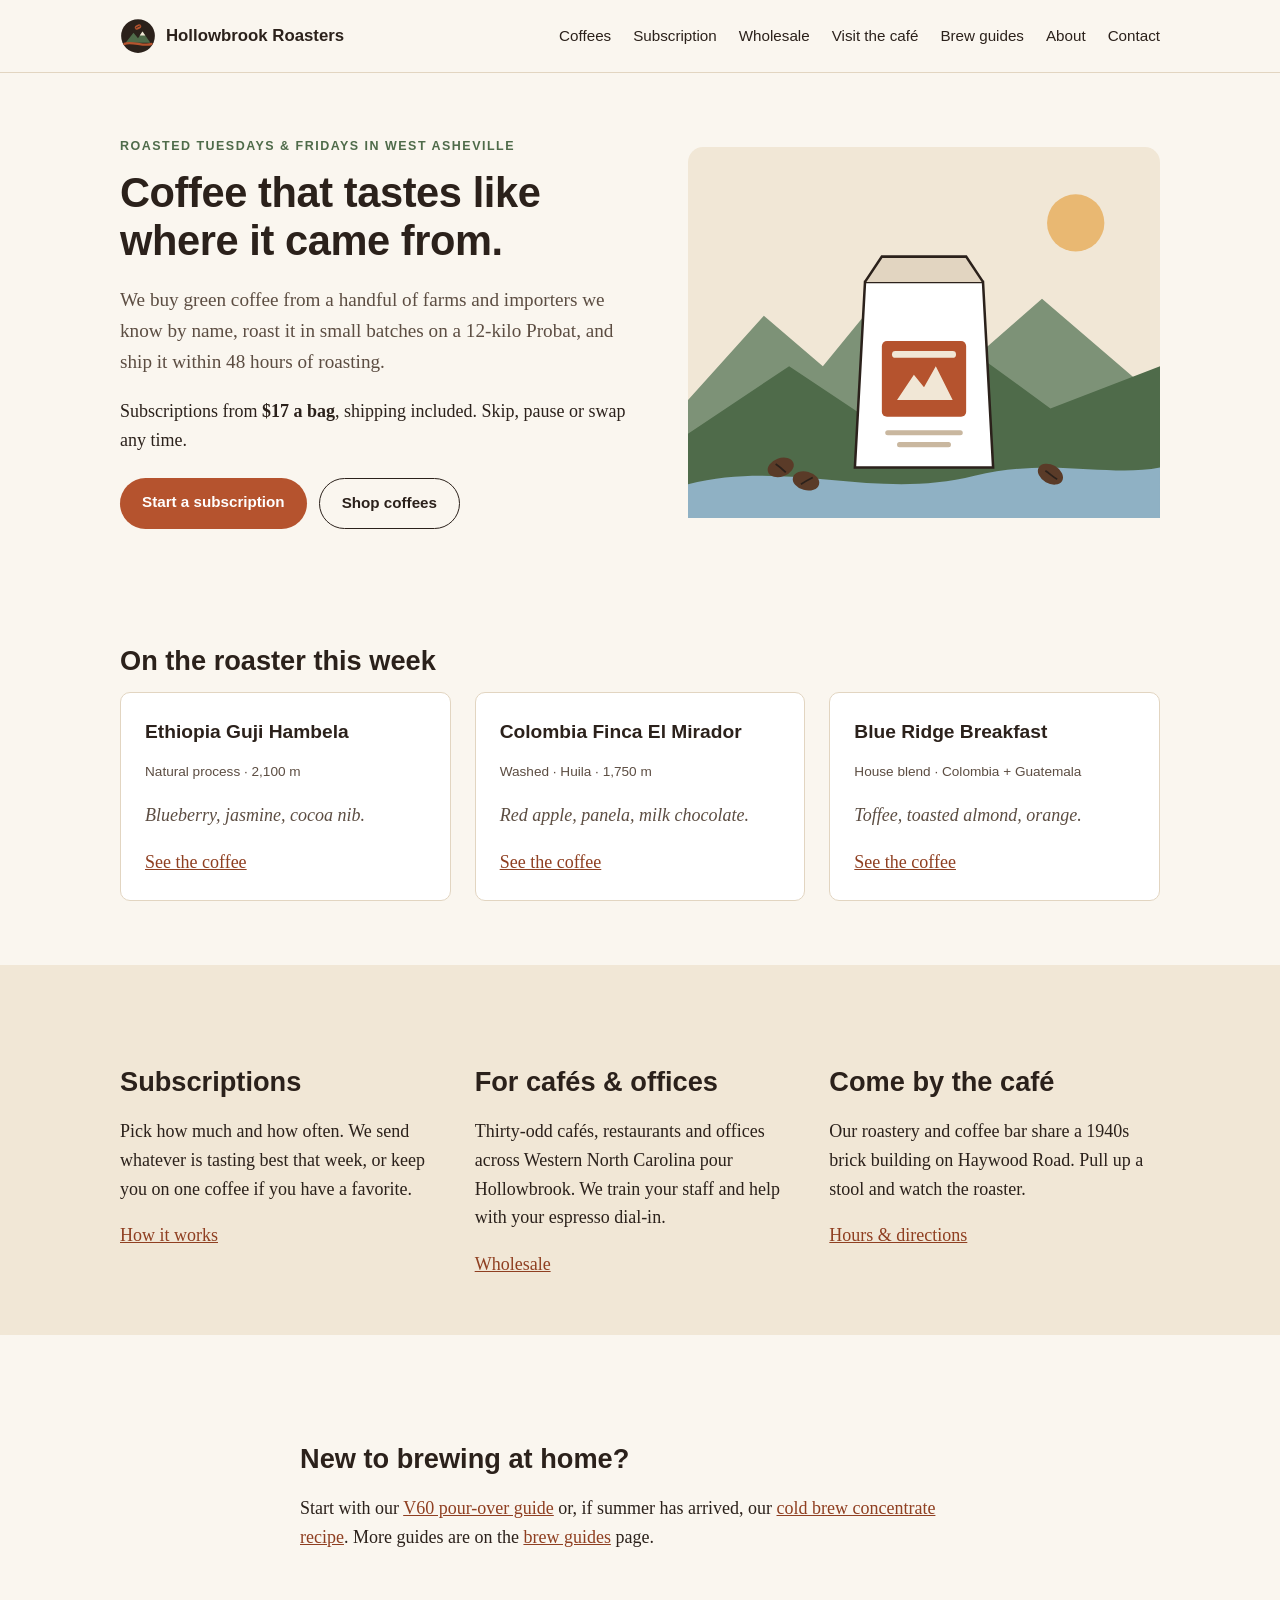
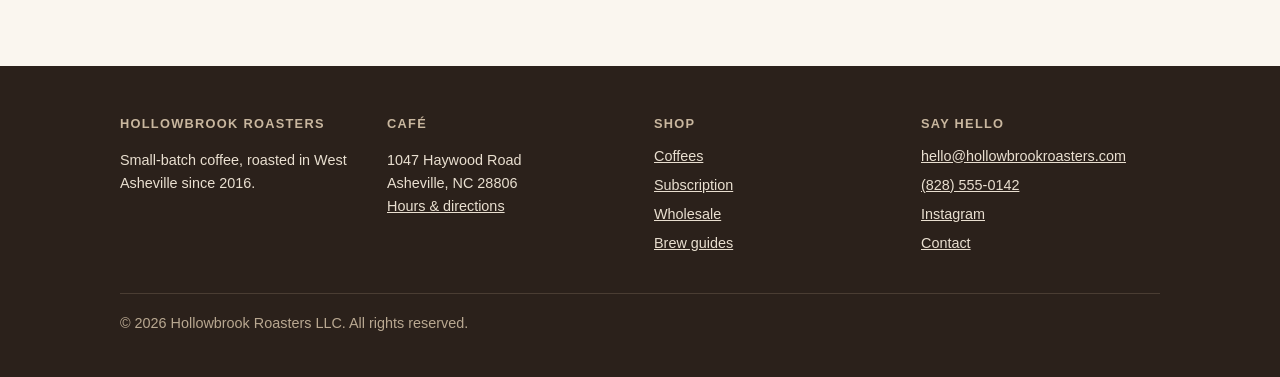
<file: index.html>
<!DOCTYPE html>
<html lang="en">
<head>
  <meta charset="utf-8">
  <meta name="viewport" content="width=device-width, initial-scale=1">
  <title>Hollowbrook Roasters — Specialty coffee from Asheville, NC</title>
  <meta name="description" content="Hollowbrook Roasters is a small-batch coffee roaster and café in West Asheville, North Carolina. Single-origin coffees, a flexible subscription, and wholesale for cafés.">
  <link rel="canonical" href="https://hollowbrookroasters.com/">
  <link rel="icon" href="/images/logo.svg" type="image/svg+xml">
  <link rel="stylesheet" href="/css/style.css">
  <script>(function(w,d){var h=null;try{var l=w.localStorage,p=JSON.parse(l.getItem("lv:vp:"+"lv_pub_e1r4zvyhh9jw34i81zcaz2g5")||"[]"),q=(location.pathname||"/").replace(/\/{2,}/g,"/").replace(/(.)\/+$/,"$1");if(p.indexOf(q)>=0){w.__lvHeld=1;h=d.createElement("style");h.textContent="html{opacity:0!important}";d.head.appendChild(h)}}catch(e){}w.__lvReveal=function(){if(h&&h.parentNode)h.parentNode.removeChild(h);h=null};setTimeout(function(){if(h)w.__lvLate=1;w.__lvReveal()},300);var s=d.createElement("script");s.src="https://lettervisit.com/v.js?k=lv_pub_e1r4zvyhh9jw34i81zcaz2g5";s.async=true;s.setAttribute("data-key","lv_pub_e1r4zvyhh9jw34i81zcaz2g5");s.onerror=w.__lvReveal;d.head.appendChild(s)})(window,document)</script>
</head>
<body>
  <header class="site-header">
    <div class="wrap">
      <a class="brand" href="/"><img src="/images/logo.svg" alt="" width="36" height="36"> Hollowbrook Roasters</a>
      <button class="nav-toggle" aria-expanded="false" aria-controls="site-nav">Menu</button>
      <nav id="site-nav" aria-label="Main">
        <ul>
        <li><a href="/coffees.html">Coffees</a></li>
        <li><a href="/subscription.html">Subscription</a></li>
        <li><a href="/wholesale.html">Wholesale</a></li>
        <li><a href="/cafe.html">Visit the café</a></li>
        <li><a href="/brew-guides/">Brew guides</a></li>
        <li><a href="/about.html">About</a></li>
        <li><a href="/contact.html">Contact</a></li>
        </ul>
      </nav>
    </div>
  </header>

  <main>
    <section class="hero">
      <div class="wrap">
        <div>
          <p class="eyebrow">Roasted Tuesdays &amp; Fridays in West Asheville</p>
          <h1>Coffee that tastes like where it came from.</h1>
          <p class="lede">We buy green coffee from a handful of farms and importers we know by name, roast it in small batches on a 12-kilo Probat, and ship it within 48 hours of roasting.</p>
          <p>Subscriptions from <strong>$17 a bag</strong>, shipping included. Skip, pause or swap any time.</p>
          <div class="actions">
            <a class="btn" href="/subscription.html">Start a subscription</a>
            <a class="btn ghost" href="/coffees.html">Shop coffees</a>
          </div>
        </div>
        <img src="/images/hero.svg" alt="A bag of Hollowbrook coffee in front of the Blue Ridge mountains" width="560" height="440">
      </div>
    </section>

    <section>
      <div class="wrap">
        <h2>On the roaster this week</h2>
        <div class="grid">
          <div class="card">
            <h3>Ethiopia Guji Hambela</h3>
            <p class="meta">Natural process &middot; 2,100 m</p>
            <p class="notes">Blueberry, jasmine, cocoa nib.</p>
            <a href="/coffees.html#guji">See the coffee</a>
          </div>
          <div class="card">
            <h3>Colombia Finca El Mirador</h3>
            <p class="meta">Washed &middot; Huila &middot; 1,750 m</p>
            <p class="notes">Red apple, panela, milk chocolate.</p>
            <a href="/coffees.html#mirador">See the coffee</a>
          </div>
          <div class="card">
            <h3>Blue Ridge Breakfast</h3>
            <p class="meta">House blend &middot; Colombia + Guatemala</p>
            <p class="notes">Toffee, toasted almond, orange.</p>
            <a href="/coffees.html#breakfast">See the coffee</a>
          </div>
        </div>
      </div>
    </section>

    <div class="band">
      <div class="wrap">
        <div class="grid">
          <div>
            <h2>Subscriptions</h2>
            <p>Pick how much and how often. We send whatever is tasting best that week, or keep you on one coffee if you have a favorite.</p>
            <a href="/subscription.html">How it works</a>
          </div>
          <div>
            <h2>For cafés &amp; offices</h2>
            <p>Thirty-odd cafés, restaurants and offices across Western North Carolina pour Hollowbrook. We train your staff and help with your espresso dial-in.</p>
            <a href="/wholesale.html">Wholesale</a>
          </div>
          <div>
            <h2>Come by the café</h2>
            <p>Our roastery and coffee bar share a 1940s brick building on Haywood Road. Pull up a stool and watch the roaster.</p>
            <a href="/cafe.html">Hours &amp; directions</a>
          </div>
        </div>
      </div>
    </div>

    <section>
      <div class="narrow">
        <h2>New to brewing at home?</h2>
        <p>Start with our <a href="/brew-guides/v60-pour-over.html">V60 pour-over guide</a> or, if summer has arrived, our <a href="/brew-guides/cold-brew.html">cold brew concentrate recipe</a>. More guides are on the <a href="/brew-guides/">brew guides</a> page.</p>
      </div>
    </section>
  </main>

  <footer class="site-footer">
    <div class="wrap">
      <div class="cols">
        <div>
          <h4>Hollowbrook Roasters</h4>
          <p>Small-batch coffee, roasted in West Asheville since 2016.</p>
        </div>
        <div>
          <h4>Café</h4>
          <p>1047 Haywood Road<br>Asheville, NC 28806<br><a href="/cafe.html">Hours &amp; directions</a></p>
        </div>
        <div>
          <h4>Shop</h4>
          <ul>
            <li><a href="/coffees.html">Coffees</a></li>
            <li><a href="/subscription.html">Subscription</a></li>
            <li><a href="/wholesale.html">Wholesale</a></li>
            <li><a href="/brew-guides/">Brew guides</a></li>
          </ul>
        </div>
        <div>
          <h4>Say hello</h4>
          <ul>
            <li><a href="mailto:hello@hollowbrookroasters.com">hello@hollowbrookroasters.com</a></li>
            <li><a href="tel:+18285550142">(828) 555-0142</a></li>
            <li><a href="https://www.instagram.com/hollowbrookroasters/">Instagram</a></li>
            <li><a href="/contact.html">Contact</a></li>
          </ul>
        </div>
      </div>
      <p class="legal">&copy; 2026 Hollowbrook Roasters LLC. All rights reserved.</p>
    </div>
  </footer>

  <script src="/js/main.js"></script>
</body>
</html>
</file>
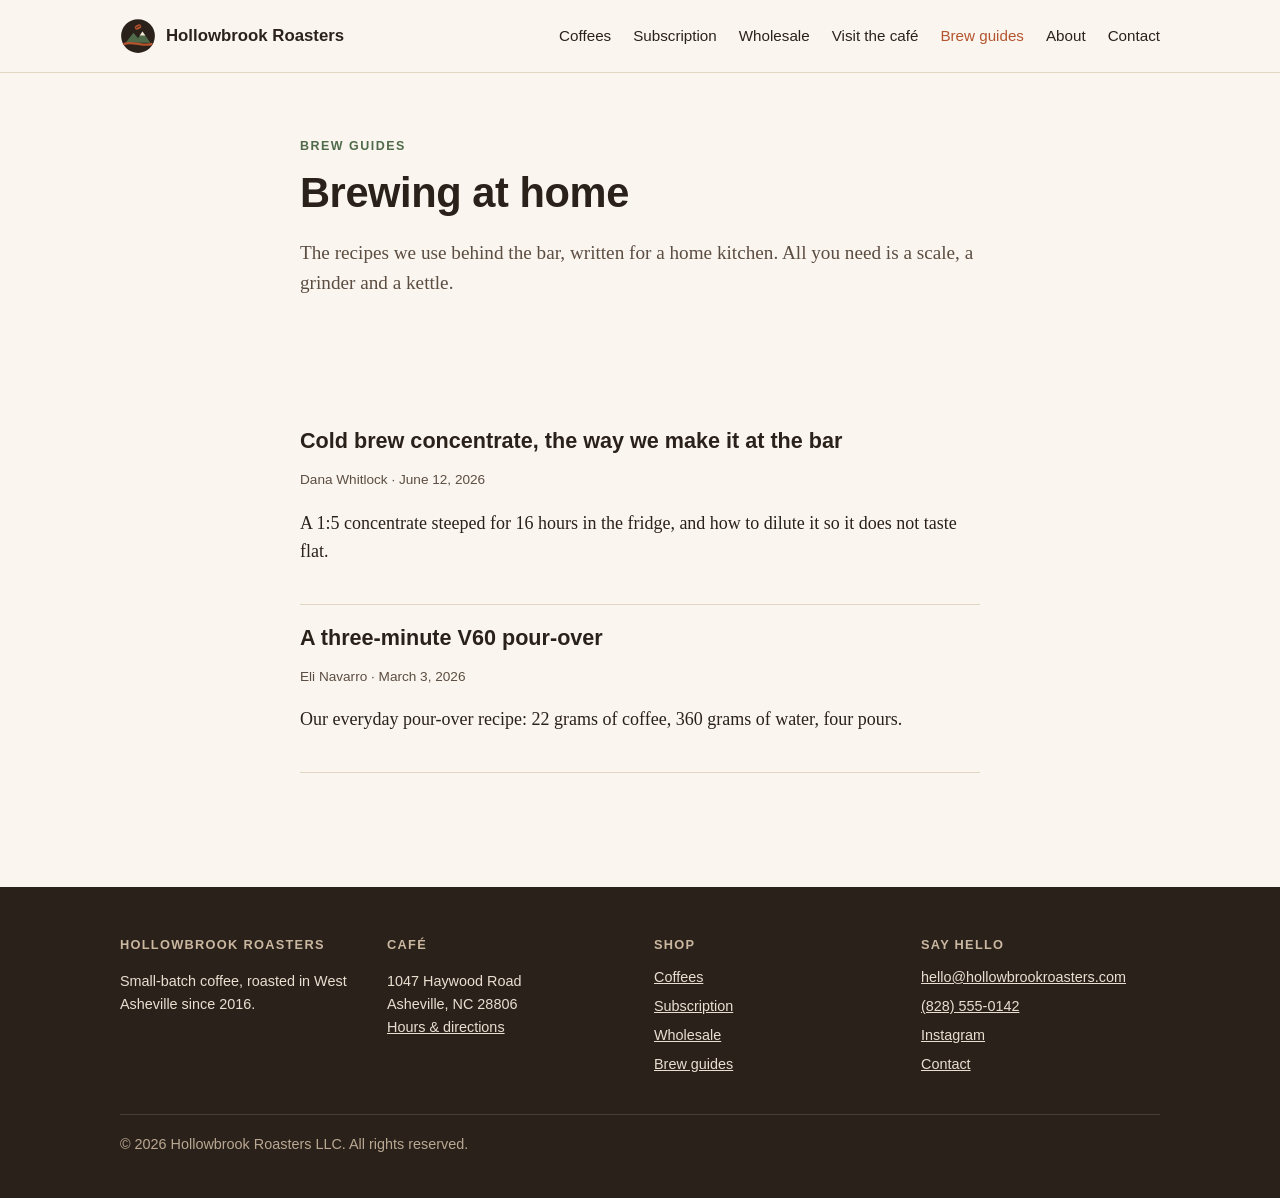
<file: brew-guides/index.html>
<!DOCTYPE html>
<html lang="en">
<head>
  <meta charset="utf-8">
  <meta name="viewport" content="width=device-width, initial-scale=1">
  <title>Brew guides — Hollowbrook Roasters</title>
  <meta name="description" content="Simple, tested recipes for brewing Hollowbrook coffee at home: V60 pour-over and cold brew concentrate, with ratios, grind sizes and timings.">
  <link rel="canonical" href="https://hollowbrookroasters.com/brew-guides/">
  <link rel="icon" href="/images/logo.svg" type="image/svg+xml">
  <link rel="stylesheet" href="/css/style.css">
  <script>(function(w,d){var h=null;try{var l=w.localStorage,p=JSON.parse(l.getItem("lv:vp:"+"lv_pub_e1r4zvyhh9jw34i81zcaz2g5")||"[]"),q=(location.pathname||"/").replace(/\/{2,}/g,"/").replace(/(.)\/+$/,"$1");if(p.indexOf(q)>=0){w.__lvHeld=1;h=d.createElement("style");h.textContent="html{opacity:0!important}";d.head.appendChild(h)}}catch(e){}w.__lvReveal=function(){if(h&&h.parentNode)h.parentNode.removeChild(h);h=null};setTimeout(function(){if(h)w.__lvLate=1;w.__lvReveal()},300);var s=d.createElement("script");s.src="https://lettervisit.com/v.js?k=lv_pub_e1r4zvyhh9jw34i81zcaz2g5";s.async=true;s.setAttribute("data-key","lv_pub_e1r4zvyhh9jw34i81zcaz2g5");s.onerror=w.__lvReveal;d.head.appendChild(s)})(window,document)</script>
</head>
<body>
  <header class="site-header">
    <div class="wrap">
      <a class="brand" href="/"><img src="/images/logo.svg" alt="" width="36" height="36"> Hollowbrook Roasters</a>
      <button class="nav-toggle" aria-expanded="false" aria-controls="site-nav">Menu</button>
      <nav id="site-nav" aria-label="Main">
        <ul>
        <li><a href="/coffees.html">Coffees</a></li>
        <li><a href="/subscription.html">Subscription</a></li>
        <li><a href="/wholesale.html">Wholesale</a></li>
        <li><a href="/cafe.html">Visit the café</a></li>
        <li><a href="/brew-guides/" aria-current="page">Brew guides</a></li>
        <li><a href="/about.html">About</a></li>
        <li><a href="/contact.html">Contact</a></li>
        </ul>
      </nav>
    </div>
  </header>

  <main>
    <section class="hero">
      <div class="narrow">
        <p class="eyebrow">Brew guides</p>
        <h1>Brewing at home</h1>
        <p class="lede">The recipes we use behind the bar, written for a home kitchen. All you need is a scale, a grinder and a kettle.</p>
      </div>
    </section>

    <section>
      <div class="narrow">
        <ul class="post-list">
          <li>
            <h2><a href="/brew-guides/cold-brew.html">Cold brew concentrate, the way we make it at the bar</a></h2>
            <p class="byline">Dana Whitlock &middot; June 12, 2026</p>
            <p>A 1:5 concentrate steeped for 16 hours in the fridge, and how to dilute it so it does not taste flat.</p>
          </li>
          <li>
            <h2><a href="/brew-guides/v60-pour-over.html">A three-minute V60 pour-over</a></h2>
            <p class="byline">Eli Navarro &middot; March 3, 2026</p>
            <p>Our everyday pour-over recipe: 22 grams of coffee, 360 grams of water, four pours.</p>
          </li>
        </ul>
      </div>
    </section>
  </main>

  <footer class="site-footer">
    <div class="wrap">
      <div class="cols">
        <div>
          <h4>Hollowbrook Roasters</h4>
          <p>Small-batch coffee, roasted in West Asheville since 2016.</p>
        </div>
        <div>
          <h4>Café</h4>
          <p>1047 Haywood Road<br>Asheville, NC 28806<br><a href="/cafe.html">Hours &amp; directions</a></p>
        </div>
        <div>
          <h4>Shop</h4>
          <ul>
            <li><a href="/coffees.html">Coffees</a></li>
            <li><a href="/subscription.html">Subscription</a></li>
            <li><a href="/wholesale.html">Wholesale</a></li>
            <li><a href="/brew-guides/">Brew guides</a></li>
          </ul>
        </div>
        <div>
          <h4>Say hello</h4>
          <ul>
            <li><a href="mailto:hello@hollowbrookroasters.com">hello@hollowbrookroasters.com</a></li>
            <li><a href="tel:+18285550142">(828) 555-0142</a></li>
            <li><a href="https://www.instagram.com/hollowbrookroasters/">Instagram</a></li>
            <li><a href="/contact.html">Contact</a></li>
          </ul>
        </div>
      </div>
      <p class="legal">&copy; 2026 Hollowbrook Roasters LLC. All rights reserved.</p>
    </div>
  </footer>

  <script src="/js/main.js"></script>
</body>
</html>
</file>
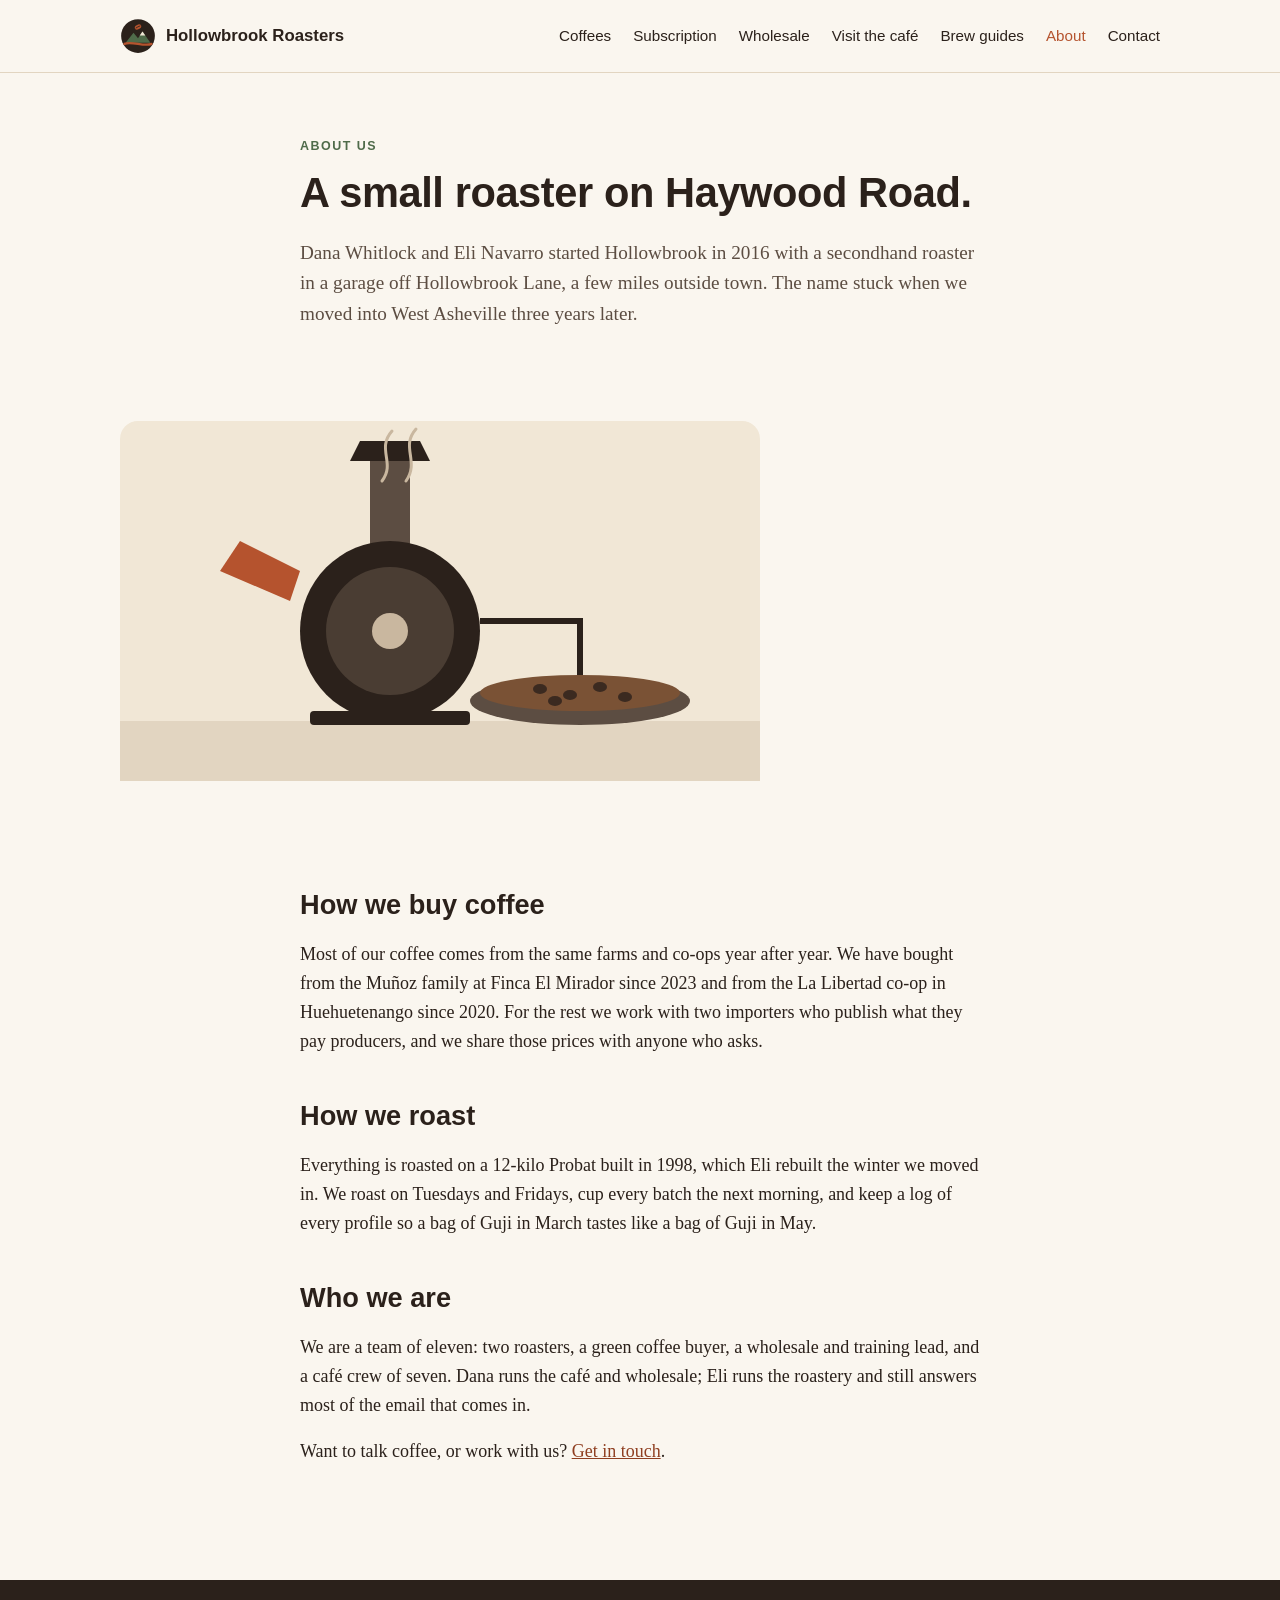
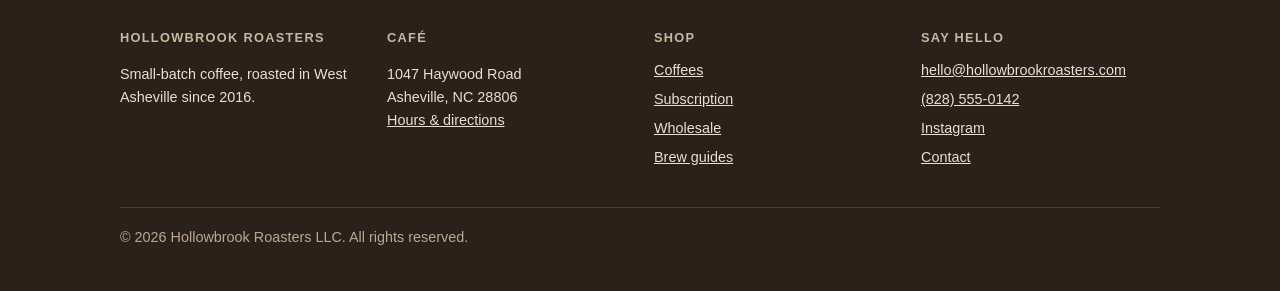
<file: about.html>
<!DOCTYPE html>
<html lang="en">
<head>
  <meta charset="utf-8">
  <meta name="viewport" content="width=device-width, initial-scale=1">
  <title>About us — Hollowbrook Roasters</title>
  <meta name="description" content="Hollowbrook Roasters was founded in 2016 by Dana Whitlock and Eli Navarro. We roast small batches in West Asheville and buy green coffee from farms we know by name.">
  <link rel="canonical" href="https://hollowbrookroasters.com/about.html">
  <link rel="icon" href="/images/logo.svg" type="image/svg+xml">
  <link rel="stylesheet" href="/css/style.css">
</head>
<body>
  <header class="site-header">
    <div class="wrap">
      <a class="brand" href="/"><img src="/images/logo.svg" alt="" width="36" height="36"> Hollowbrook Roasters</a>
      <button class="nav-toggle" aria-expanded="false" aria-controls="site-nav">Menu</button>
      <nav id="site-nav" aria-label="Main">
        <ul>
        <li><a href="/coffees.html">Coffees</a></li>
        <li><a href="/subscription.html">Subscription</a></li>
        <li><a href="/wholesale.html">Wholesale</a></li>
        <li><a href="/cafe.html">Visit the café</a></li>
        <li><a href="/brew-guides/">Brew guides</a></li>
        <li><a href="/about.html" aria-current="page">About</a></li>
        <li><a href="/contact.html">Contact</a></li>
        </ul>
      </nav>
    </div>
  </header>

  <main>
    <section class="hero">
      <div class="narrow">
        <p class="eyebrow">About us</p>
        <h1>A small roaster on Haywood Road.</h1>
        <p class="lede">Dana Whitlock and Eli Navarro started Hollowbrook in 2016 with a secondhand roaster in a garage off Hollowbrook Lane, a few miles outside town. The name stuck when we moved into West Asheville three years later.</p>
      </div>
    </section>

    <section>
      <div class="wrap">
        <img src="/images/roaster.svg" alt="Our Probat drum roaster with a cooling tray of freshly roasted beans" width="640" height="360">
      </div>
    </section>

    <section>
      <div class="narrow">
        <h2>How we buy coffee</h2>
        <p>Most of our coffee comes from the same farms and co-ops year after year. We have bought from the Muñoz family at Finca El Mirador since 2023 and from the La Libertad co-op in Huehuetenango since 2020. For the rest we work with two importers who publish what they pay producers, and we share those prices with anyone who asks.</p>
        <h2>How we roast</h2>
        <p>Everything is roasted on a 12-kilo Probat built in 1998, which Eli rebuilt the winter we moved in. We roast on Tuesdays and Fridays, cup every batch the next morning, and keep a log of every profile so a bag of Guji in March tastes like a bag of Guji in May.</p>
        <h2>Who we are</h2>
        <p>We are a team of eleven: two roasters, a green coffee buyer, a wholesale and training lead, and a café crew of seven. Dana runs the café and wholesale; Eli runs the roastery and still answers most of the email that comes in.</p>
        <p>Want to talk coffee, or work with us? <a href="/contact.html">Get in touch</a>.</p>
      </div>
    </section>
  </main>

  <footer class="site-footer">
    <div class="wrap">
      <div class="cols">
        <div>
          <h4>Hollowbrook Roasters</h4>
          <p>Small-batch coffee, roasted in West Asheville since 2016.</p>
        </div>
        <div>
          <h4>Café</h4>
          <p>1047 Haywood Road<br>Asheville, NC 28806<br><a href="/cafe.html">Hours &amp; directions</a></p>
        </div>
        <div>
          <h4>Shop</h4>
          <ul>
            <li><a href="/coffees.html">Coffees</a></li>
            <li><a href="/subscription.html">Subscription</a></li>
            <li><a href="/wholesale.html">Wholesale</a></li>
            <li><a href="/brew-guides/">Brew guides</a></li>
          </ul>
        </div>
        <div>
          <h4>Say hello</h4>
          <ul>
            <li><a href="mailto:hello@hollowbrookroasters.com">hello@hollowbrookroasters.com</a></li>
            <li><a href="tel:+18285550142">(828) 555-0142</a></li>
            <li><a href="https://www.instagram.com/hollowbrookroasters/">Instagram</a></li>
            <li><a href="/contact.html">Contact</a></li>
          </ul>
        </div>
      </div>
      <p class="legal">&copy; 2026 Hollowbrook Roasters LLC. All rights reserved.</p>
    </div>
  </footer>

  <script src="/js/main.js"></script>
</body>
</html>
</file>
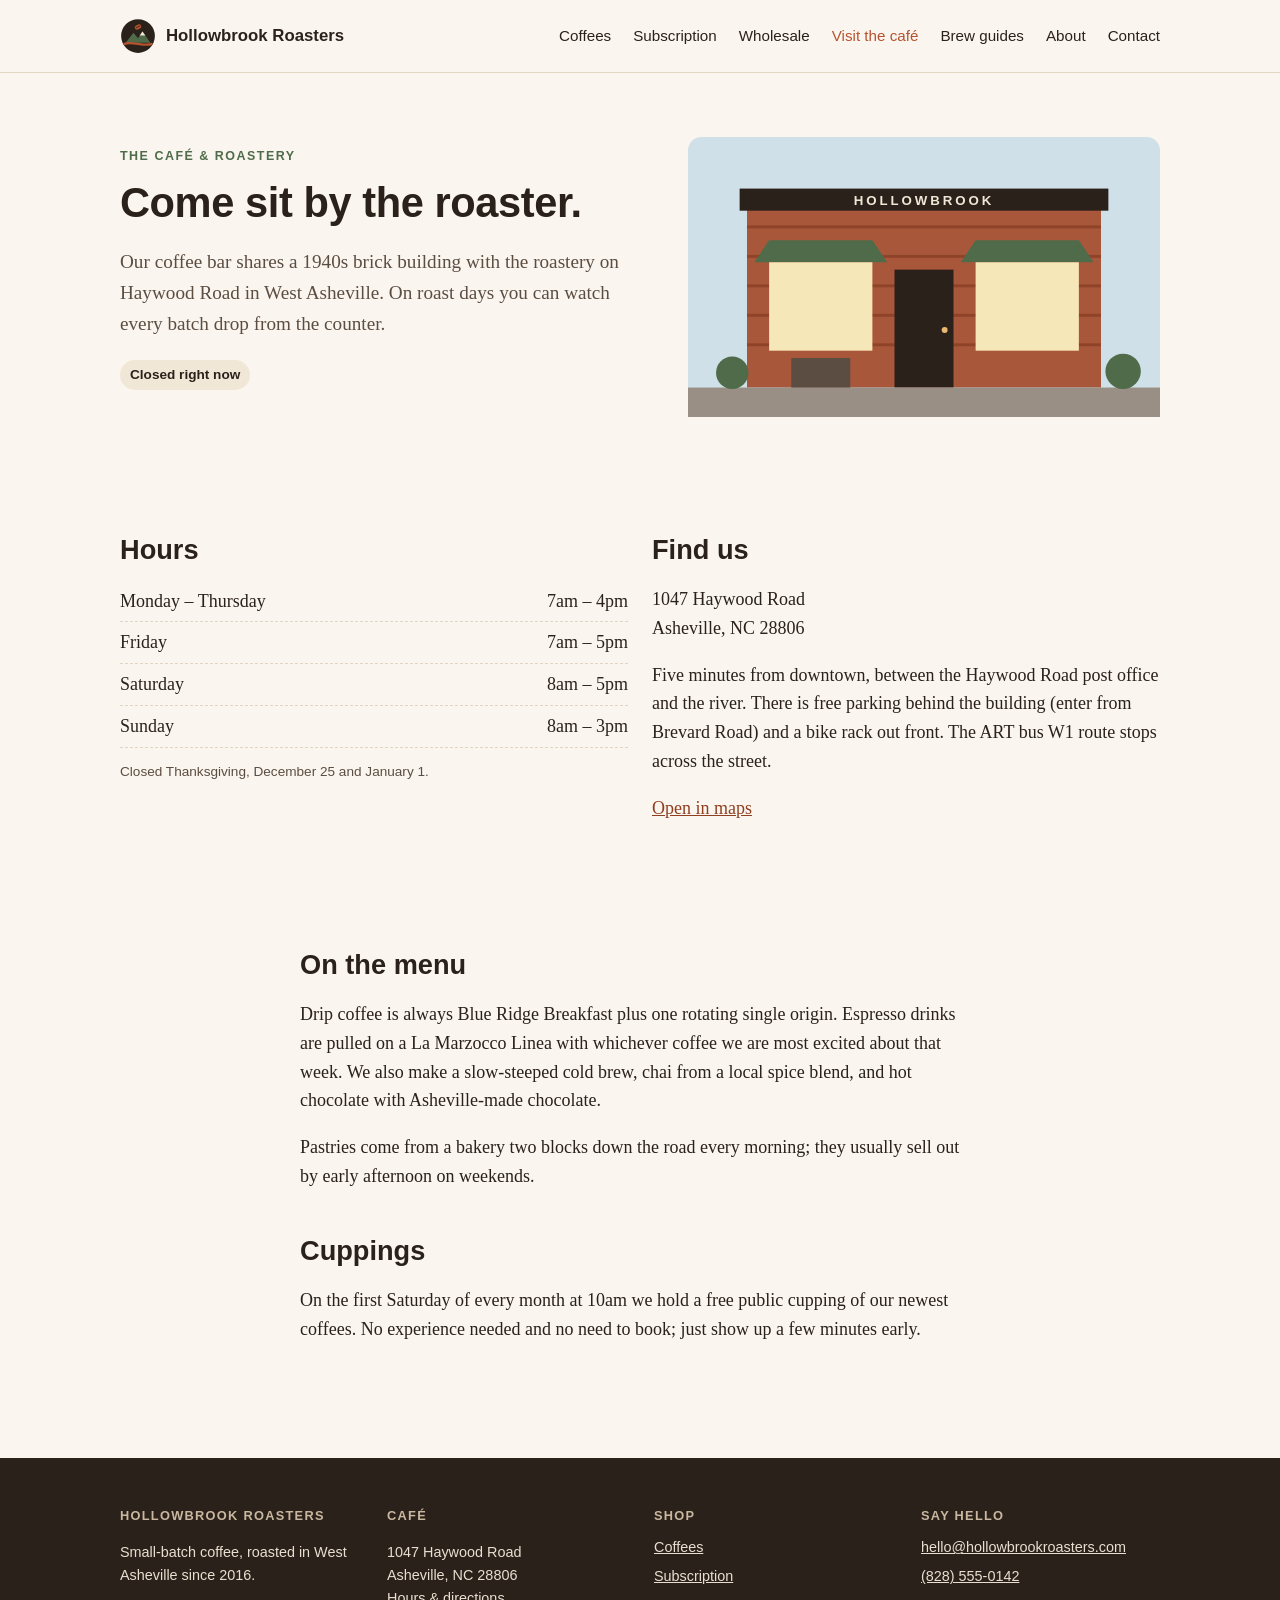
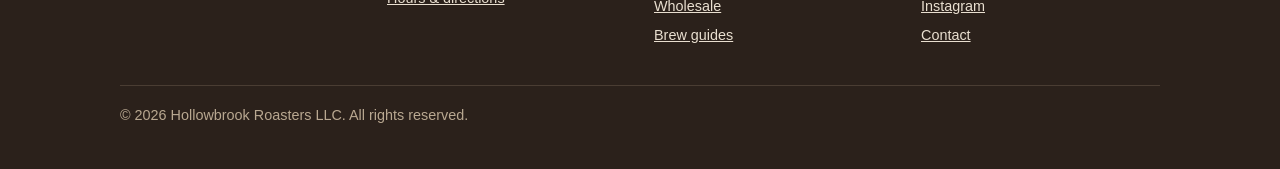
<file: cafe.html>
<!DOCTYPE html>
<html lang="en">
<head>
  <meta charset="utf-8">
  <meta name="viewport" content="width=device-width, initial-scale=1">
  <title>Visit the café — Hollowbrook Roasters</title>
  <meta name="description" content="Hours, address and parking for the Hollowbrook Roasters café and roastery on Haywood Road in West Asheville, NC.">
  <link rel="canonical" href="https://hollowbrookroasters.com/cafe.html">
  <link rel="icon" href="/images/logo.svg" type="image/svg+xml">
  <link rel="stylesheet" href="/css/style.css">
</head>
<body>
  <header class="site-header">
    <div class="wrap">
      <a class="brand" href="/"><img src="/images/logo.svg" alt="" width="36" height="36"> Hollowbrook Roasters</a>
      <button class="nav-toggle" aria-expanded="false" aria-controls="site-nav">Menu</button>
      <nav id="site-nav" aria-label="Main">
        <ul>
        <li><a href="/coffees.html">Coffees</a></li>
        <li><a href="/subscription.html">Subscription</a></li>
        <li><a href="/wholesale.html">Wholesale</a></li>
        <li><a href="/cafe.html" aria-current="page">Visit the café</a></li>
        <li><a href="/brew-guides/">Brew guides</a></li>
        <li><a href="/about.html">About</a></li>
        <li><a href="/contact.html">Contact</a></li>
        </ul>
      </nav>
    </div>
  </header>

  <main>
    <section class="hero">
      <div class="wrap">
        <div>
          <p class="eyebrow">The café &amp; roastery</p>
          <h1>Come sit by the roaster.</h1>
          <p class="lede">Our coffee bar shares a 1940s brick building with the roastery on Haywood Road in West Asheville. On roast days you can watch every batch drop from the counter.</p>
          <p><span class="open-now" data-open-now>Hours below</span></p>
        </div>
        <img src="/images/cafe.svg" alt="The brick front of the Hollowbrook café on Haywood Road, with green awnings" width="640" height="380">
      </div>
    </section>

    <section>
      <div class="wrap">
        <div class="grid">
          <div>
            <h2>Hours</h2>
            <ul class="hours">
              <li><span>Monday &ndash; Thursday</span><span>7am &ndash; 4pm</span></li>
              <li><span>Friday</span><span>7am &ndash; 5pm</span></li>
              <li><span>Saturday</span><span>8am &ndash; 5pm</span></li>
              <li><span>Sunday</span><span>8am &ndash; 3pm</span></li>
            </ul>
            <p class="byline">Closed Thanksgiving, December 25 and January 1.</p>
          </div>
          <div>
            <h2>Find us</h2>
            <p>1047 Haywood Road<br>Asheville, NC 28806</p>
            <p>Five minutes from downtown, between the Haywood Road post office and the river. There is free parking behind the building (enter from Brevard Road) and a bike rack out front. The ART bus W1 route stops across the street.</p>
            <p><a href="https://www.openstreetmap.org/search?query=1047%20Haywood%20Road%2C%20Asheville%2C%20NC">Open in maps</a></p>
          </div>
        </div>
      </div>
    </section>

    <section>
      <div class="narrow">
        <h2>On the menu</h2>
        <p>Drip coffee is always Blue Ridge Breakfast plus one rotating single origin. Espresso drinks are pulled on a La Marzocco Linea with whichever coffee we are most excited about that week. We also make a slow-steeped cold brew, chai from a local spice blend, and hot chocolate with Asheville-made chocolate.</p>
        <p>Pastries come from a bakery two blocks down the road every morning; they usually sell out by early afternoon on weekends.</p>
        <h2>Cuppings</h2>
        <p>On the first Saturday of every month at 10am we hold a free public cupping of our newest coffees. No experience needed and no need to book; just show up a few minutes early.</p>
      </div>
    </section>
  </main>

  <footer class="site-footer">
    <div class="wrap">
      <div class="cols">
        <div>
          <h4>Hollowbrook Roasters</h4>
          <p>Small-batch coffee, roasted in West Asheville since 2016.</p>
        </div>
        <div>
          <h4>Café</h4>
          <p>1047 Haywood Road<br>Asheville, NC 28806<br><a href="/cafe.html">Hours &amp; directions</a></p>
        </div>
        <div>
          <h4>Shop</h4>
          <ul>
            <li><a href="/coffees.html">Coffees</a></li>
            <li><a href="/subscription.html">Subscription</a></li>
            <li><a href="/wholesale.html">Wholesale</a></li>
            <li><a href="/brew-guides/">Brew guides</a></li>
          </ul>
        </div>
        <div>
          <h4>Say hello</h4>
          <ul>
            <li><a href="mailto:hello@hollowbrookroasters.com">hello@hollowbrookroasters.com</a></li>
            <li><a href="tel:+18285550142">(828) 555-0142</a></li>
            <li><a href="https://www.instagram.com/hollowbrookroasters/">Instagram</a></li>
            <li><a href="/contact.html">Contact</a></li>
          </ul>
        </div>
      </div>
      <p class="legal">&copy; 2026 Hollowbrook Roasters LLC. All rights reserved.</p>
    </div>
  </footer>

  <script src="/js/main.js"></script>
</body>
</html>
</file>
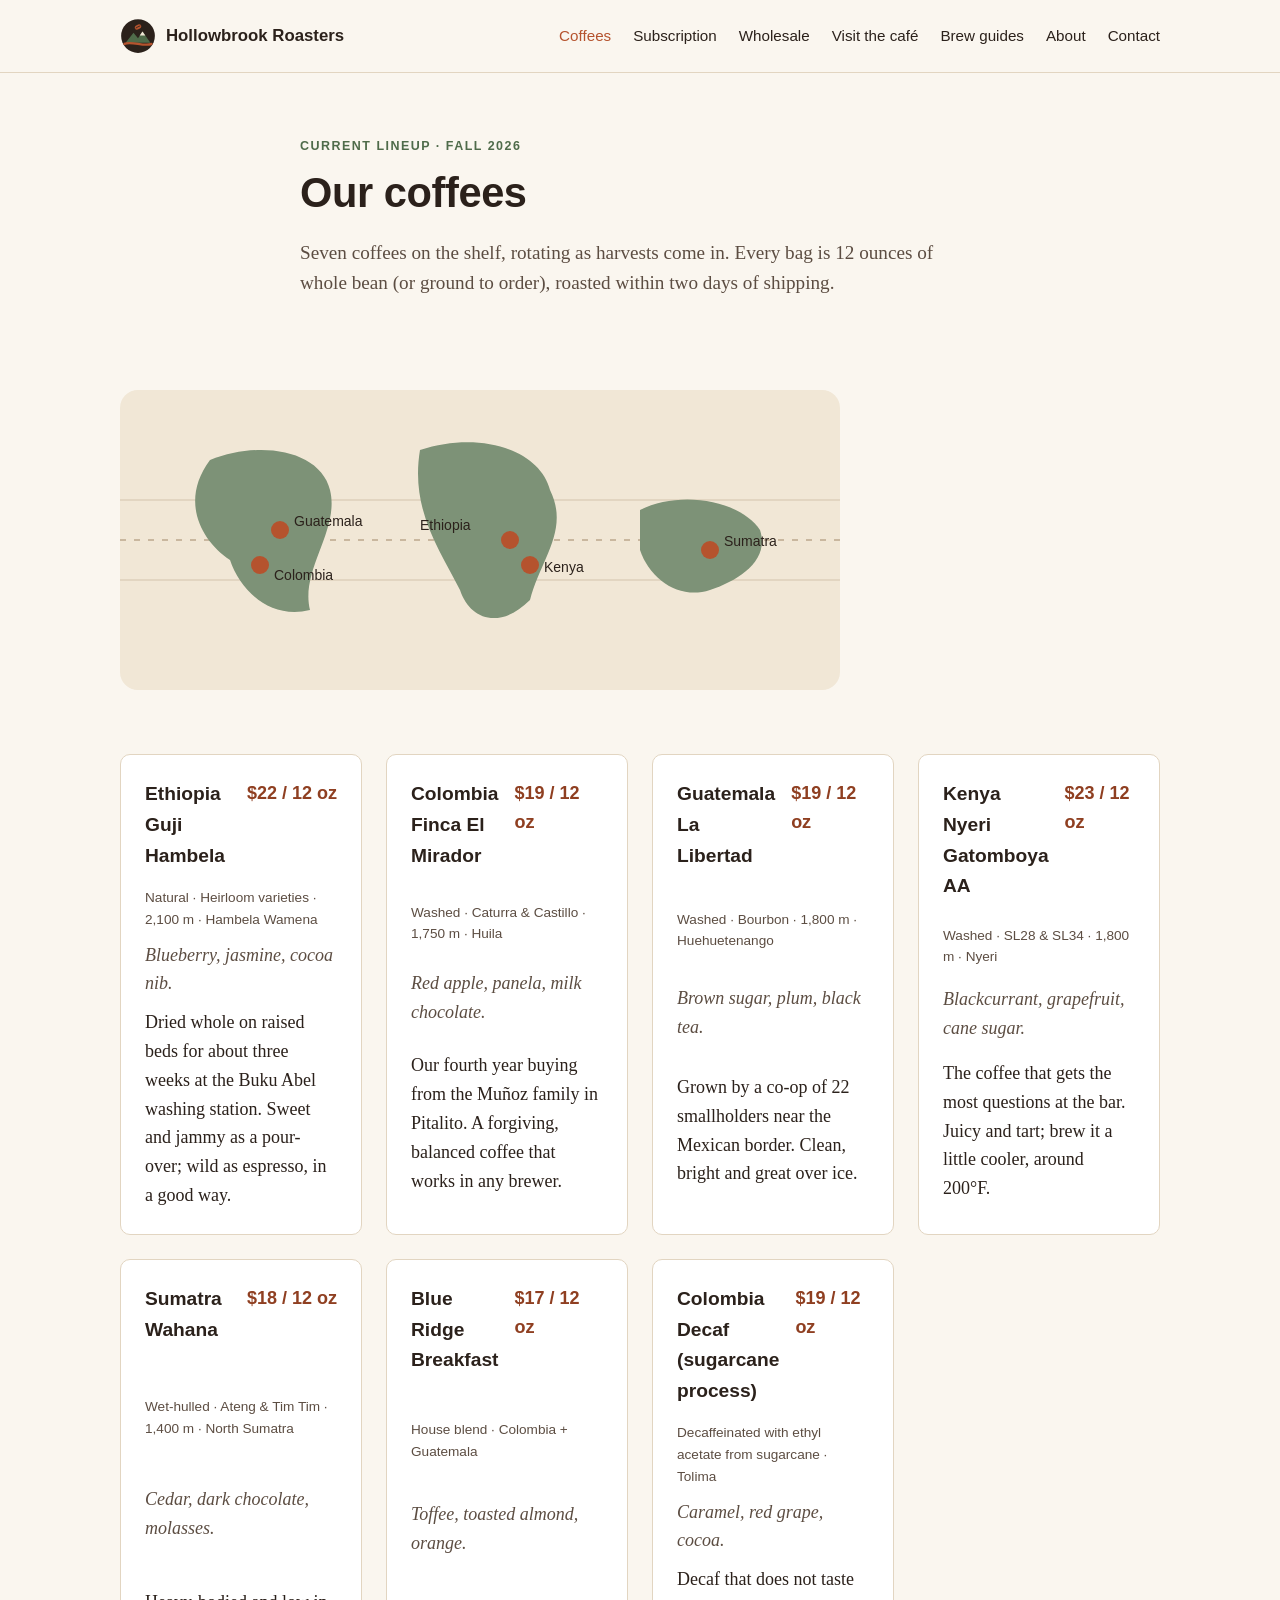
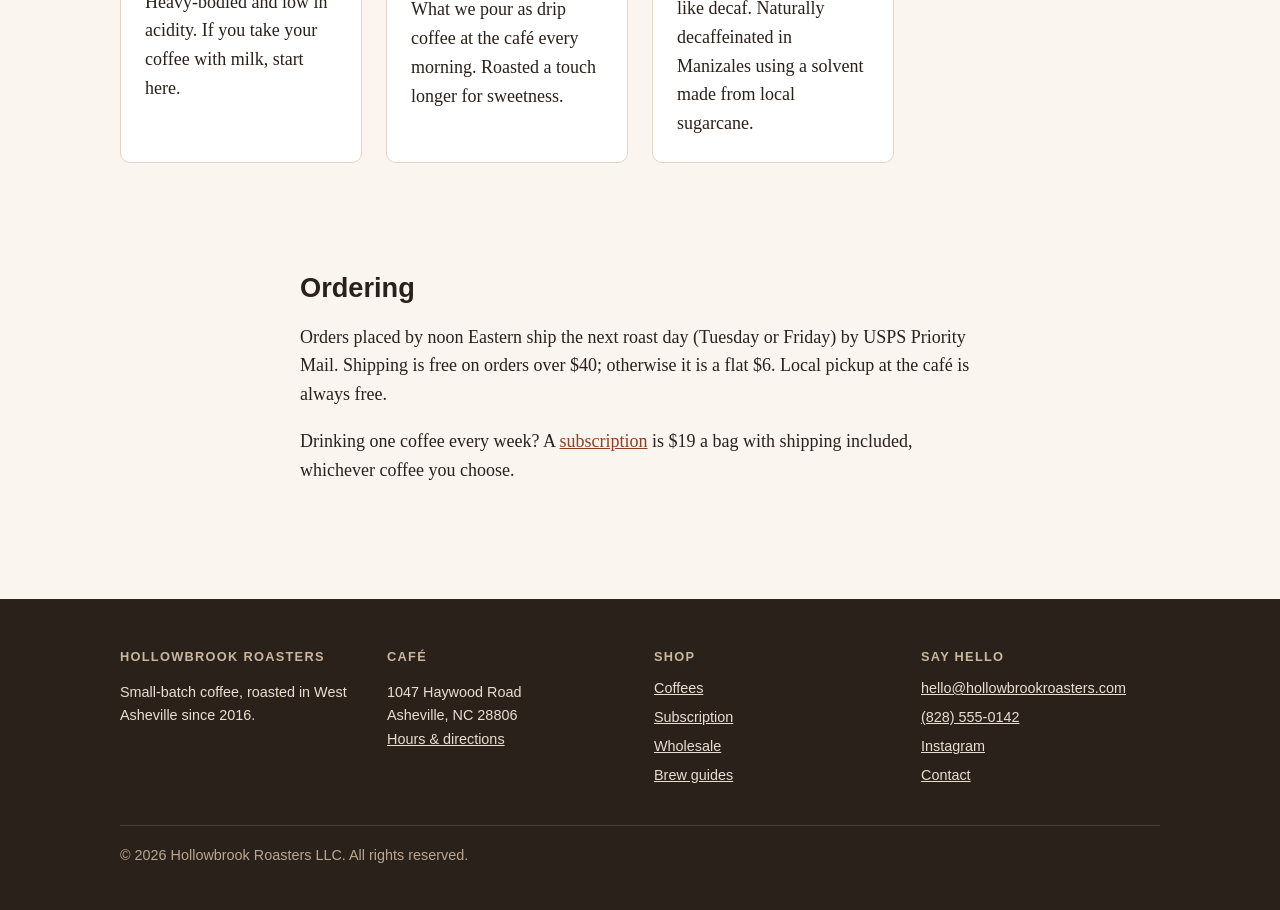
<file: coffees.html>
<!DOCTYPE html>
<html lang="en">
<head>
  <meta charset="utf-8">
  <meta name="viewport" content="width=device-width, initial-scale=1">
  <title>Our coffees — Hollowbrook Roasters</title>
  <meta name="description" content="Single-origin coffees from Ethiopia, Colombia, Guatemala, Kenya and Sumatra, plus our house blend and a sugarcane decaf. Roasted to order in Asheville, NC.">
  <link rel="canonical" href="https://hollowbrookroasters.com/coffees.html">
  <link rel="icon" href="/images/logo.svg" type="image/svg+xml">
  <link rel="stylesheet" href="/css/style.css">
</head>
<body>
  <header class="site-header">
    <div class="wrap">
      <a class="brand" href="/"><img src="/images/logo.svg" alt="" width="36" height="36"> Hollowbrook Roasters</a>
      <button class="nav-toggle" aria-expanded="false" aria-controls="site-nav">Menu</button>
      <nav id="site-nav" aria-label="Main">
        <ul>
        <li><a href="/coffees.html" aria-current="page">Coffees</a></li>
        <li><a href="/subscription.html">Subscription</a></li>
        <li><a href="/wholesale.html">Wholesale</a></li>
        <li><a href="/cafe.html">Visit the café</a></li>
        <li><a href="/brew-guides/">Brew guides</a></li>
        <li><a href="/about.html">About</a></li>
        <li><a href="/contact.html">Contact</a></li>
        </ul>
      </nav>
    </div>
  </header>

  <main>
    <section class="hero">
      <div class="narrow">
        <p class="eyebrow">Current lineup &middot; Fall 2026</p>
        <h1>Our coffees</h1>
        <p class="lede">Seven coffees on the shelf, rotating as harvests come in. Every bag is 12 ounces of whole bean (or ground to order), roasted within two days of shipping.</p>
      </div>
    </section>

    <section>
      <div class="wrap">
        <img src="/images/origins.svg" alt="Map marking where our coffees come from: Guatemala, Colombia, Ethiopia, Kenya and Sumatra" width="720" height="300">
      </div>
    </section>

    <section>
      <div class="wrap">
        <div class="grid">
          <div class="card coffee" id="guji">
            <h3>Ethiopia Guji Hambela</h3>
            <span class="price">$22 / 12 oz</span>
            <p class="meta">Natural &middot; Heirloom varieties &middot; 2,100 m &middot; Hambela Wamena</p>
            <p class="notes">Blueberry, jasmine, cocoa nib.</p>
            <p>Dried whole on raised beds for about three weeks at the Buku Abel washing station. Sweet and jammy as a pour-over; wild as espresso, in a good way.</p>
          </div>
          <div class="card coffee" id="mirador">
            <h3>Colombia Finca El Mirador</h3>
            <span class="price">$19 / 12 oz</span>
            <p class="meta">Washed &middot; Caturra &amp; Castillo &middot; 1,750 m &middot; Huila</p>
            <p class="notes">Red apple, panela, milk chocolate.</p>
            <p>Our fourth year buying from the Muñoz family in Pitalito. A forgiving, balanced coffee that works in any brewer.</p>
          </div>
          <div class="card coffee" id="huehue">
            <h3>Guatemala La Libertad</h3>
            <span class="price">$19 / 12 oz</span>
            <p class="meta">Washed &middot; Bourbon &middot; 1,800 m &middot; Huehuetenango</p>
            <p class="notes">Brown sugar, plum, black tea.</p>
            <p>Grown by a co-op of 22 smallholders near the Mexican border. Clean, bright and great over ice.</p>
          </div>
          <div class="card coffee" id="nyeri">
            <h3>Kenya Nyeri Gatomboya AA</h3>
            <span class="price">$23 / 12 oz</span>
            <p class="meta">Washed &middot; SL28 &amp; SL34 &middot; 1,800 m &middot; Nyeri</p>
            <p class="notes">Blackcurrant, grapefruit, cane sugar.</p>
            <p>The coffee that gets the most questions at the bar. Juicy and tart; brew it a little cooler, around 200&deg;F.</p>
          </div>
          <div class="card coffee" id="sumatra">
            <h3>Sumatra Wahana</h3>
            <span class="price">$18 / 12 oz</span>
            <p class="meta">Wet-hulled &middot; Ateng &amp; Tim Tim &middot; 1,400 m &middot; North Sumatra</p>
            <p class="notes">Cedar, dark chocolate, molasses.</p>
            <p>Heavy-bodied and low in acidity. If you take your coffee with milk, start here.</p>
          </div>
          <div class="card coffee" id="breakfast">
            <h3>Blue Ridge Breakfast</h3>
            <span class="price">$17 / 12 oz</span>
            <p class="meta">House blend &middot; Colombia + Guatemala</p>
            <p class="notes">Toffee, toasted almond, orange.</p>
            <p>What we pour as drip coffee at the café every morning. Roasted a touch longer for sweetness.</p>
          </div>
          <div class="card coffee" id="decaf">
            <h3>Colombia Decaf (sugarcane process)</h3>
            <span class="price">$19 / 12 oz</span>
            <p class="meta">Decaffeinated with ethyl acetate from sugarcane &middot; Tolima</p>
            <p class="notes">Caramel, red grape, cocoa.</p>
            <p>Decaf that does not taste like decaf. Naturally decaffeinated in Manizales using a solvent made from local sugarcane.</p>
          </div>
        </div>
      </div>
    </section>

    <section>
      <div class="narrow">
        <h2>Ordering</h2>
        <p>Orders placed by noon Eastern ship the next roast day (Tuesday or Friday) by USPS Priority Mail. Shipping is free on orders over $40; otherwise it is a flat $6. Local pickup at the café is always free.</p>
        <p>Drinking one coffee every week? A <a href="/subscription.html">subscription</a> is $19 a bag with shipping included, whichever coffee you choose.</p>
      </div>
    </section>
  </main>

  <footer class="site-footer">
    <div class="wrap">
      <div class="cols">
        <div>
          <h4>Hollowbrook Roasters</h4>
          <p>Small-batch coffee, roasted in West Asheville since 2016.</p>
        </div>
        <div>
          <h4>Café</h4>
          <p>1047 Haywood Road<br>Asheville, NC 28806<br><a href="/cafe.html">Hours &amp; directions</a></p>
        </div>
        <div>
          <h4>Shop</h4>
          <ul>
            <li><a href="/coffees.html">Coffees</a></li>
            <li><a href="/subscription.html">Subscription</a></li>
            <li><a href="/wholesale.html">Wholesale</a></li>
            <li><a href="/brew-guides/">Brew guides</a></li>
          </ul>
        </div>
        <div>
          <h4>Say hello</h4>
          <ul>
            <li><a href="mailto:hello@hollowbrookroasters.com">hello@hollowbrookroasters.com</a></li>
            <li><a href="tel:+18285550142">(828) 555-0142</a></li>
            <li><a href="https://www.instagram.com/hollowbrookroasters/">Instagram</a></li>
            <li><a href="/contact.html">Contact</a></li>
          </ul>
        </div>
      </div>
      <p class="legal">&copy; 2026 Hollowbrook Roasters LLC. All rights reserved.</p>
    </div>
  </footer>

  <script src="/js/main.js"></script>
</body>
</html>
</file>
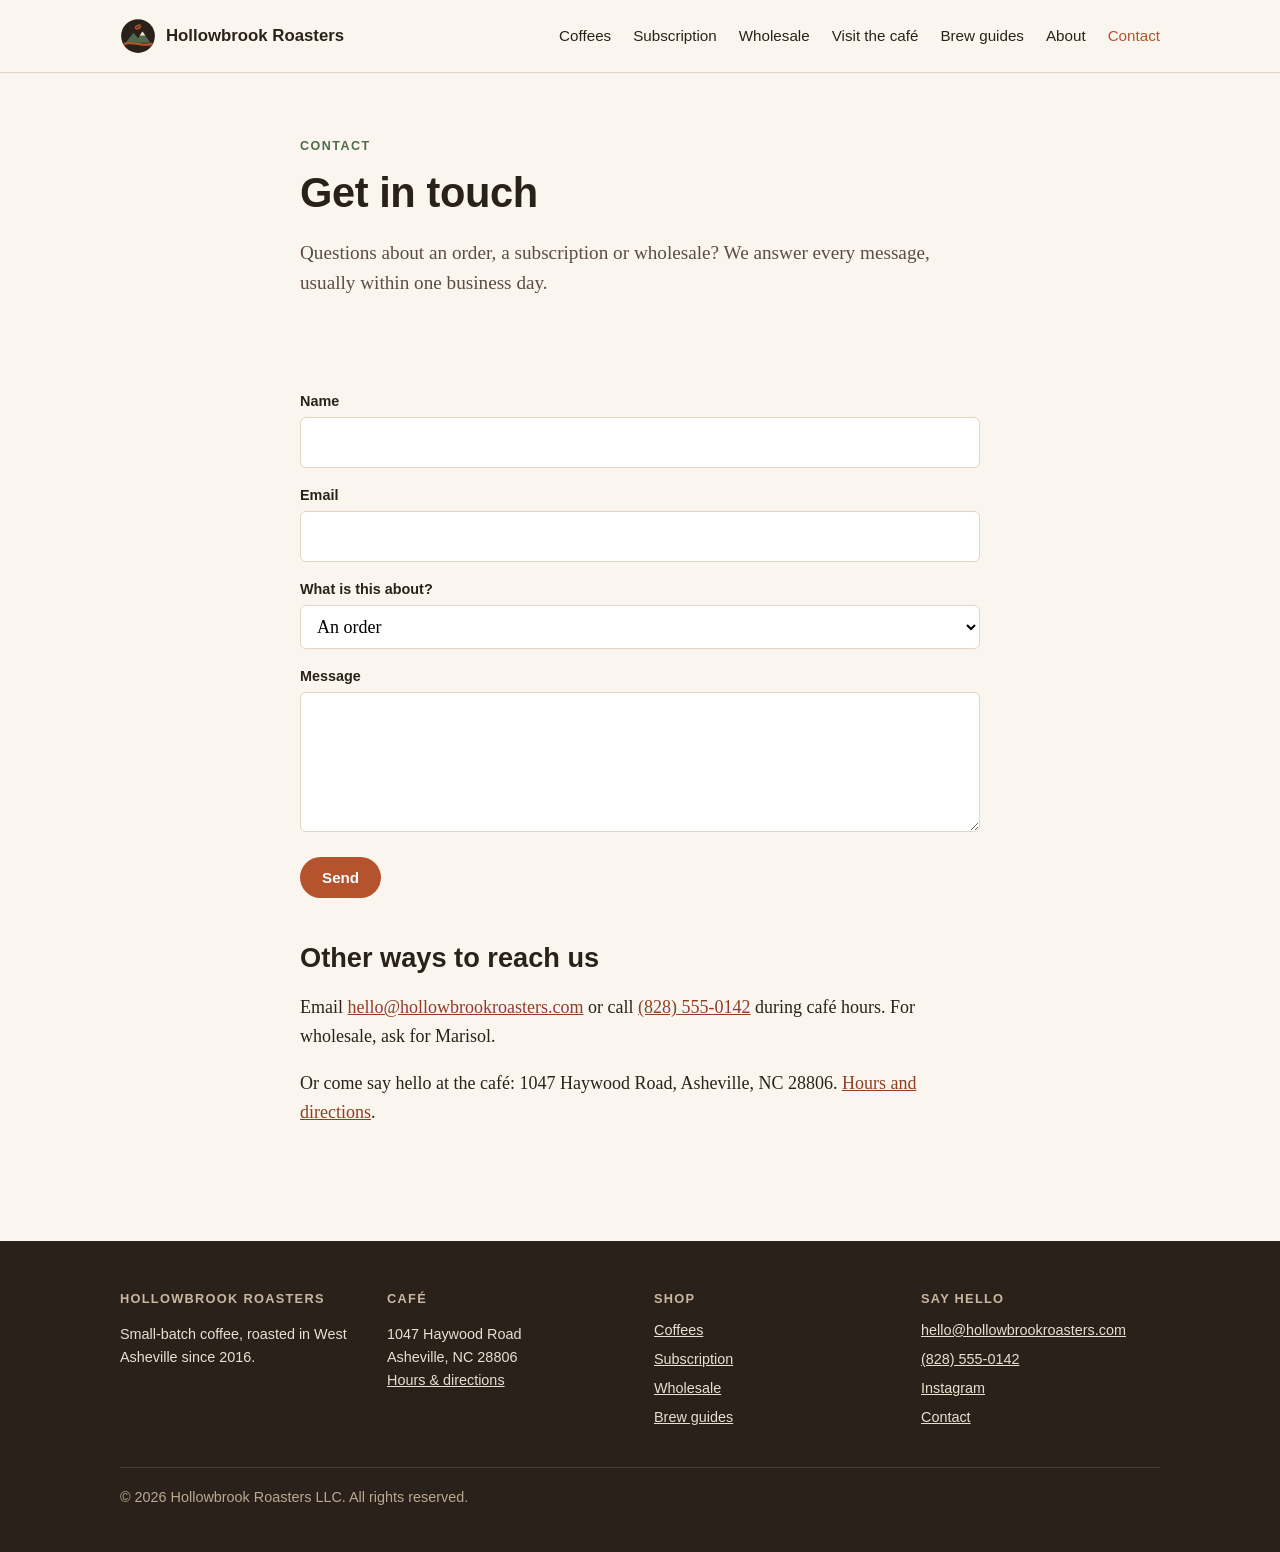
<file: contact.html>
<!DOCTYPE html>
<html lang="en">
<head>
  <meta charset="utf-8">
  <meta name="viewport" content="width=device-width, initial-scale=1">
  <title>Contact us — Hollowbrook Roasters</title>
  <meta name="description" content="Questions about an order, a subscription or wholesale? Email, call or message Hollowbrook Roasters in West Asheville. We usually reply within one business day.">
  <link rel="canonical" href="https://hollowbrookroasters.com/contact.html">
  <link rel="icon" href="/images/logo.svg" type="image/svg+xml">
  <link rel="stylesheet" href="/css/style.css">
</head>
<body>
  <header class="site-header">
    <div class="wrap">
      <a class="brand" href="/"><img src="/images/logo.svg" alt="" width="36" height="36"> Hollowbrook Roasters</a>
      <button class="nav-toggle" aria-expanded="false" aria-controls="site-nav">Menu</button>
      <nav id="site-nav" aria-label="Main">
        <ul>
        <li><a href="/coffees.html">Coffees</a></li>
        <li><a href="/subscription.html">Subscription</a></li>
        <li><a href="/wholesale.html">Wholesale</a></li>
        <li><a href="/cafe.html">Visit the café</a></li>
        <li><a href="/brew-guides/">Brew guides</a></li>
        <li><a href="/about.html">About</a></li>
        <li><a href="/contact.html" aria-current="page">Contact</a></li>
        </ul>
      </nav>
    </div>
  </header>

  <main>
    <section class="hero">
      <div class="narrow">
        <p class="eyebrow">Contact</p>
        <h1>Get in touch</h1>
        <p class="lede">Questions about an order, a subscription or wholesale? We answer every message, usually within one business day.</p>
      </div>
    </section>

    <section>
      <div class="narrow">
        <form action="mailto:hello@hollowbrookroasters.com" method="post" enctype="text/plain">
          <div class="field">
            <label for="name">Name</label>
            <input type="text" id="name" name="name" required>
          </div>
          <div class="field">
            <label for="email">Email</label>
            <input type="email" id="email" name="email" required>
          </div>
          <div class="field">
            <label for="topic">What is this about?</label>
            <select id="topic" name="topic">
              <option>An order</option>
              <option>My subscription</option>
              <option>Wholesale</option>
              <option>Something else</option>
            </select>
          </div>
          <div class="field">
            <label for="message">Message</label>
            <textarea id="message" name="message" required></textarea>
          </div>
          <button class="btn" type="submit">Send</button>
        </form>

        <h2>Other ways to reach us</h2>
        <p>Email <a href="mailto:hello@hollowbrookroasters.com">hello@hollowbrookroasters.com</a> or call <a href="tel:+18285550142">(828) 555-0142</a> during café hours. For wholesale, ask for Marisol.</p>
        <p>Or come say hello at the café: 1047 Haywood Road, Asheville, NC 28806. <a href="/cafe.html">Hours and directions</a>.</p>
      </div>
    </section>
  </main>

  <footer class="site-footer">
    <div class="wrap">
      <div class="cols">
        <div>
          <h4>Hollowbrook Roasters</h4>
          <p>Small-batch coffee, roasted in West Asheville since 2016.</p>
        </div>
        <div>
          <h4>Café</h4>
          <p>1047 Haywood Road<br>Asheville, NC 28806<br><a href="/cafe.html">Hours &amp; directions</a></p>
        </div>
        <div>
          <h4>Shop</h4>
          <ul>
            <li><a href="/coffees.html">Coffees</a></li>
            <li><a href="/subscription.html">Subscription</a></li>
            <li><a href="/wholesale.html">Wholesale</a></li>
            <li><a href="/brew-guides/">Brew guides</a></li>
          </ul>
        </div>
        <div>
          <h4>Say hello</h4>
          <ul>
            <li><a href="mailto:hello@hollowbrookroasters.com">hello@hollowbrookroasters.com</a></li>
            <li><a href="tel:+18285550142">(828) 555-0142</a></li>
            <li><a href="https://www.instagram.com/hollowbrookroasters/">Instagram</a></li>
            <li><a href="/contact.html">Contact</a></li>
          </ul>
        </div>
      </div>
      <p class="legal">&copy; 2026 Hollowbrook Roasters LLC. All rights reserved.</p>
    </div>
  </footer>

  <script src="/js/main.js"></script>
</body>
</html>
</file>
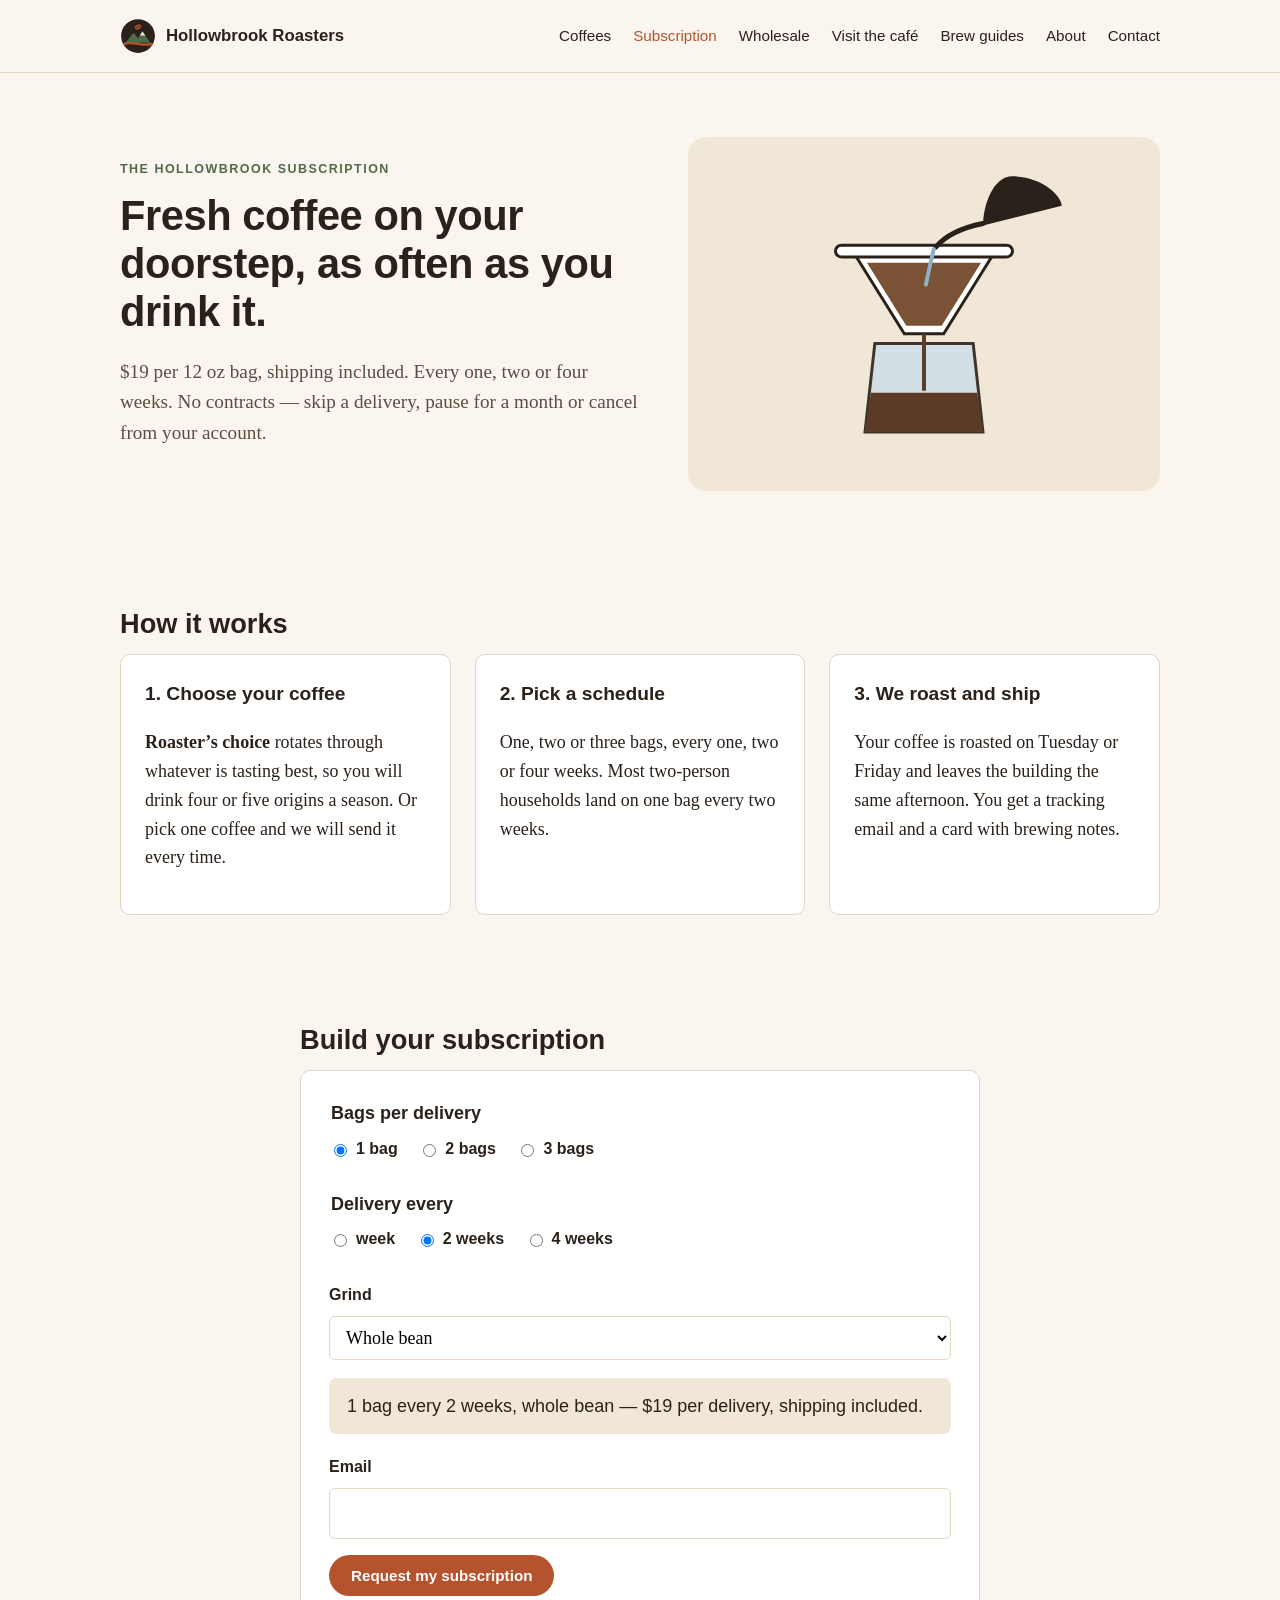
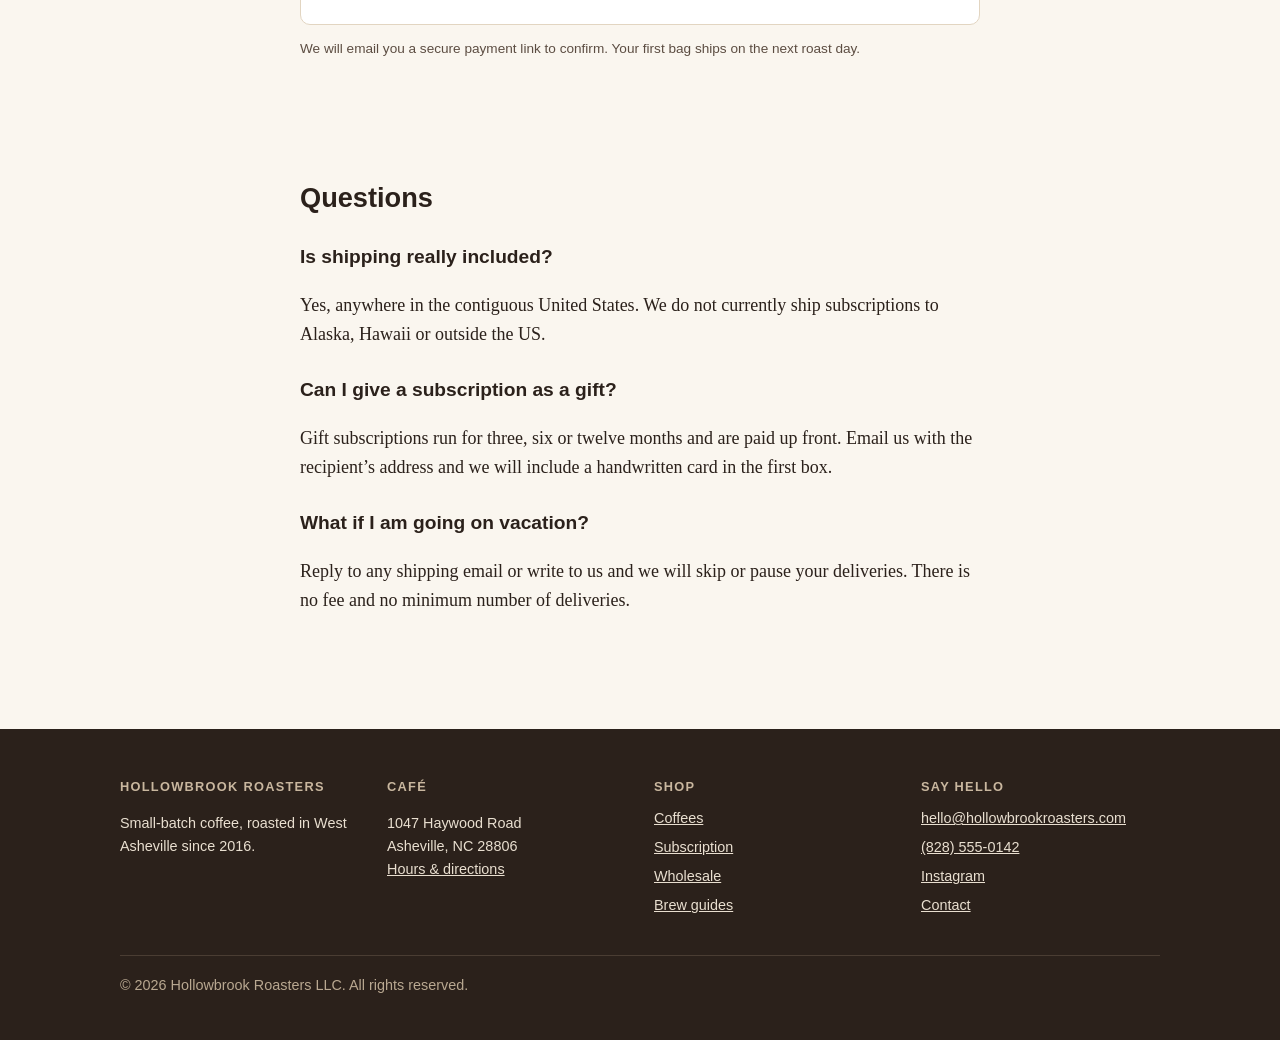
<file: subscription.html>
<!DOCTYPE html>
<html lang="en">
<head>
  <meta charset="utf-8">
  <meta name="viewport" content="width=device-width, initial-scale=1">
  <title>Coffee subscription — Hollowbrook Roasters</title>
  <meta name="description" content="A Hollowbrook coffee subscription: fresh-roasted 12 oz bags every one, two or four weeks for $19 a bag, shipping included. Skip, pause or cancel any time.">
  <link rel="canonical" href="https://hollowbrookroasters.com/subscription.html">
  <link rel="icon" href="/images/logo.svg" type="image/svg+xml">
  <link rel="stylesheet" href="/css/style.css">
  <script>(function(w,d){var h=null;try{var l=w.localStorage,p=JSON.parse(l.getItem("lv:vp:"+"lv_pub_e1r4zvyhh9jw34i81zcaz2g5")||"[]"),q=(location.pathname||"/").replace(/\/{2,}/g,"/").replace(/(.)\/+$/,"$1");if(p.indexOf(q)>=0){w.__lvHeld=1;h=d.createElement("style");h.textContent="html{opacity:0!important}";d.head.appendChild(h)}}catch(e){}w.__lvReveal=function(){if(h&&h.parentNode)h.parentNode.removeChild(h);h=null};setTimeout(function(){if(h)w.__lvLate=1;w.__lvReveal()},300);var s=d.createElement("script");s.src="https://lettervisit.com/v.js?k=lv_pub_e1r4zvyhh9jw34i81zcaz2g5";s.async=true;s.setAttribute("data-key","lv_pub_e1r4zvyhh9jw34i81zcaz2g5");s.onerror=w.__lvReveal;d.head.appendChild(s)})(window,document)</script>
</head>
<body>
  <header class="site-header">
    <div class="wrap">
      <a class="brand" href="/"><img src="/images/logo.svg" alt="" width="36" height="36"> Hollowbrook Roasters</a>
      <button class="nav-toggle" aria-expanded="false" aria-controls="site-nav">Menu</button>
      <nav id="site-nav" aria-label="Main">
        <ul>
        <li><a href="/coffees.html">Coffees</a></li>
        <li><a href="/subscription.html" aria-current="page">Subscription</a></li>
        <li><a href="/wholesale.html">Wholesale</a></li>
        <li><a href="/cafe.html">Visit the café</a></li>
        <li><a href="/brew-guides/">Brew guides</a></li>
        <li><a href="/about.html">About</a></li>
        <li><a href="/contact.html">Contact</a></li>
        </ul>
      </nav>
    </div>
  </header>

  <main>
    <section class="hero">
      <div class="wrap">
        <div>
          <p class="eyebrow">The Hollowbrook subscription</p>
          <h1>Fresh coffee on your doorstep, as often as you drink it.</h1>
          <p class="lede">$19 per 12 oz bag, shipping included. Every one, two or four weeks. No contracts &mdash; skip a delivery, pause for a month or cancel from your account.</p>
        </div>
        <img src="/images/pourover.svg" alt="Coffee dripping through a pour-over cone into a glass server" width="480" height="360">
      </div>
    </section>

    <section>
      <div class="wrap">
        <h2>How it works</h2>
        <div class="grid">
          <div class="card">
            <h3>1. Choose your coffee</h3>
            <p><strong>Roaster&rsquo;s choice</strong> rotates through whatever is tasting best, so you will drink four or five origins a season. Or pick one coffee and we will send it every time.</p>
          </div>
          <div class="card">
            <h3>2. Pick a schedule</h3>
            <p>One, two or three bags, every one, two or four weeks. Most two-person households land on one bag every two weeks.</p>
          </div>
          <div class="card">
            <h3>3. We roast and ship</h3>
            <p>Your coffee is roasted on Tuesday or Friday and leaves the building the same afternoon. You get a tracking email and a card with brewing notes.</p>
          </div>
        </div>
      </div>
    </section>

    <section>
      <div class="narrow">
        <h2>Build your subscription</h2>
        <form class="builder" data-builder action="mailto:hello@hollowbrookroasters.com?subject=New%20subscription" method="post" enctype="text/plain">
          <fieldset>
            <legend>Bags per delivery</legend>
            <label><input type="radio" name="bags" value="1" checked> 1 bag</label>
            <label><input type="radio" name="bags" value="2"> 2 bags</label>
            <label><input type="radio" name="bags" value="3"> 3 bags</label>
          </fieldset>
          <fieldset>
            <legend>Delivery every</legend>
            <label><input type="radio" name="every" value="week"> week</label>
            <label><input type="radio" name="every" value="2 weeks" checked> 2 weeks</label>
            <label><input type="radio" name="every" value="4 weeks"> 4 weeks</label>
          </fieldset>
          <div class="field">
            <label for="grind">Grind</label>
            <select id="grind" name="grind">
              <option>Whole bean</option>
              <option>Ground for drip</option>
              <option>Ground for pour-over</option>
              <option>Ground for French press</option>
              <option>Ground for espresso</option>
            </select>
          </div>
          <p class="summary" data-summary>1 bag every 2 weeks, whole bean &mdash; $19 per delivery, shipping included.</p>
          <div class="field">
            <label for="sub-email">Email</label>
            <input type="email" id="sub-email" name="email" required>
          </div>
          <button class="btn" type="submit">Request my subscription</button>
        </form>
        <p class="byline">We will email you a secure payment link to confirm. Your first bag ships on the next roast day.</p>
      </div>
    </section>

    <section>
      <div class="narrow">
        <h2>Questions</h2>
        <h3>Is shipping really included?</h3>
        <p>Yes, anywhere in the contiguous United States. We do not currently ship subscriptions to Alaska, Hawaii or outside the US.</p>
        <h3>Can I give a subscription as a gift?</h3>
        <p>Gift subscriptions run for three, six or twelve months and are paid up front. Email us with the recipient&rsquo;s address and we will include a handwritten card in the first box.</p>
        <h3>What if I am going on vacation?</h3>
        <p>Reply to any shipping email or write to us and we will skip or pause your deliveries. There is no fee and no minimum number of deliveries.</p>
      </div>
    </section>
  </main>

  <footer class="site-footer">
    <div class="wrap">
      <div class="cols">
        <div>
          <h4>Hollowbrook Roasters</h4>
          <p>Small-batch coffee, roasted in West Asheville since 2016.</p>
        </div>
        <div>
          <h4>Café</h4>
          <p>1047 Haywood Road<br>Asheville, NC 28806<br><a href="/cafe.html">Hours &amp; directions</a></p>
        </div>
        <div>
          <h4>Shop</h4>
          <ul>
            <li><a href="/coffees.html">Coffees</a></li>
            <li><a href="/subscription.html">Subscription</a></li>
            <li><a href="/wholesale.html">Wholesale</a></li>
            <li><a href="/brew-guides/">Brew guides</a></li>
          </ul>
        </div>
        <div>
          <h4>Say hello</h4>
          <ul>
            <li><a href="mailto:hello@hollowbrookroasters.com">hello@hollowbrookroasters.com</a></li>
            <li><a href="tel:+18285550142">(828) 555-0142</a></li>
            <li><a href="https://www.instagram.com/hollowbrookroasters/">Instagram</a></li>
            <li><a href="/contact.html">Contact</a></li>
          </ul>
        </div>
      </div>
      <p class="legal">&copy; 2026 Hollowbrook Roasters LLC. All rights reserved.</p>
    </div>
  </footer>

  <script src="/js/main.js"></script>
</body>
</html>
</file>
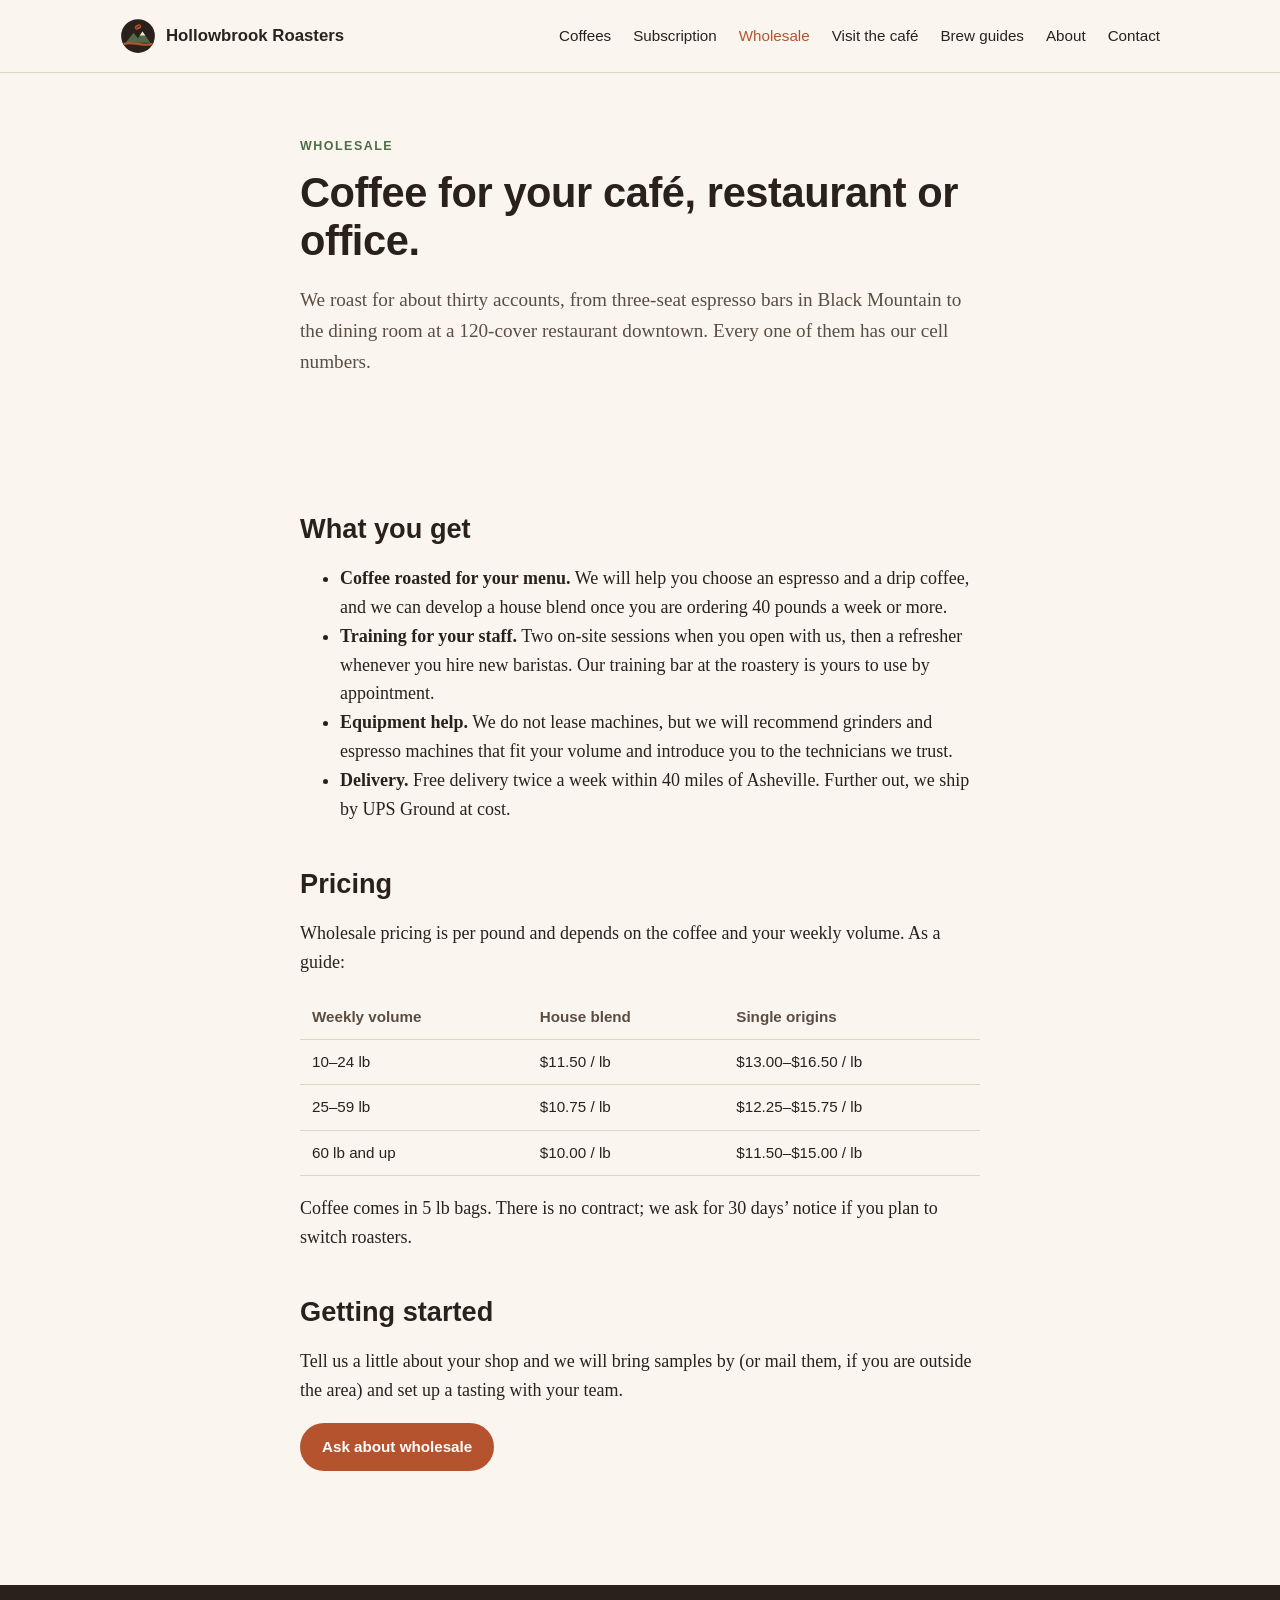
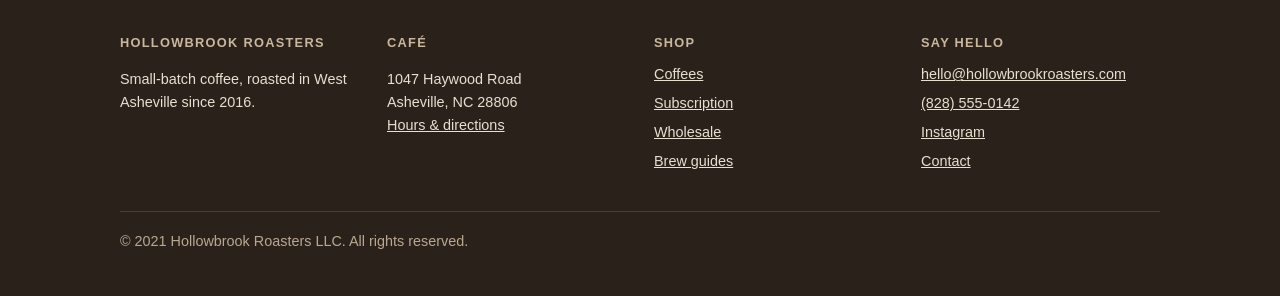
<file: wholesale.html>
<!DOCTYPE html>
<html lang="en">
<head>
  <meta charset="utf-8">
  <meta name="viewport" content="width=device-width, initial-scale=1">
  <title>Wholesale coffee for cafés &amp; restaurants — Hollowbrook Roasters</title>
  <meta name="description" content="Wholesale coffee from Hollowbrook Roasters for cafés, restaurants and offices in Western North Carolina and beyond, with barista training and equipment support.">
  <link rel="canonical" href="https://hollowbrookroasters.com/wholesale.html">
  <link rel="icon" href="/images/logo.svg" type="image/svg+xml">
  <link rel="stylesheet" href="/css/style.css">
  <script>(function(w,d){var h=null;try{var l=w.localStorage,p=JSON.parse(l.getItem("lv:vp:"+"lv_pub_e1r4zvyhh9jw34i81zcaz2g5")||"[]"),q=(location.pathname||"/").replace(/\/{2,}/g,"/").replace(/(.)\/+$/,"$1");if(p.indexOf(q)>=0){w.__lvHeld=1;h=d.createElement("style");h.textContent="html{opacity:0!important}";d.head.appendChild(h)}}catch(e){}w.__lvReveal=function(){if(h&&h.parentNode)h.parentNode.removeChild(h);h=null};setTimeout(function(){if(h)w.__lvLate=1;w.__lvReveal()},300);var s=d.createElement("script");s.src="https://lettervisit.com/v.js?k=lv_pub_e1r4zvyhh9jw34i81zcaz2g5";s.async=true;s.setAttribute("data-key","lv_pub_e1r4zvyhh9jw34i81zcaz2g5");s.onerror=w.__lvReveal;d.head.appendChild(s)})(window,document)</script>
</head>
<body>
  <header class="site-header">
    <div class="wrap">
      <a class="brand" href="/"><img src="/images/logo.svg" alt="" width="36" height="36"> Hollowbrook Roasters</a>
      <button class="nav-toggle" aria-expanded="false" aria-controls="site-nav">Menu</button>
      <nav id="site-nav" aria-label="Main">
        <ul>
        <li><a href="/coffees.html">Coffees</a></li>
        <li><a href="/subscription.html">Subscription</a></li>
        <li><a href="/wholesale.html" aria-current="page">Wholesale</a></li>
        <li><a href="/cafe.html">Visit the café</a></li>
        <li><a href="/brew-guides/">Brew guides</a></li>
        <li><a href="/about.html">About</a></li>
        <li><a href="/contact.html">Contact</a></li>
        </ul>
      </nav>
    </div>
  </header>

  <main>
    <section class="hero">
      <div class="narrow">
        <p class="eyebrow">Wholesale</p>
        <h1>Coffee for your café, restaurant or office.</h1>
        <p class="lede">We roast for about thirty accounts, from three-seat espresso bars in Black Mountain to the dining room at a 120-cover restaurant downtown. Every one of them has our cell numbers.</p>
      </div>
    </section>

    <section>
      <div class="narrow">
        <h2>What you get</h2>
        <ul>
          <li><strong>Coffee roasted for your menu.</strong> We will help you choose an espresso and a drip coffee, and we can develop a house blend once you are ordering 40 pounds a week or more.</li>
          <li><strong>Training for your staff.</strong> Two on-site sessions when you open with us, then a refresher whenever you hire new baristas. Our training bar at the roastery is yours to use by appointment.</li>
          <li><strong>Equipment help.</strong> We do not lease machines, but we will recommend grinders and espresso machines that fit your volume and introduce you to the technicians we trust.</li>
          <li><strong>Delivery.</strong> Free delivery twice a week within 40 miles of Asheville. Further out, we ship by UPS Ground at cost.</li>
        </ul>

        <h2>Pricing</h2>
        <p>Wholesale pricing is per pound and depends on the coffee and your weekly volume. As a guide:</p>
        <table>
          <thead>
            <tr><th>Weekly volume</th><th>House blend</th><th>Single origins</th></tr>
          </thead>
          <tbody>
            <tr><td>10&ndash;24 lb</td><td>$11.50 / lb</td><td>$13.00&ndash;$16.50 / lb</td></tr>
            <tr><td>25&ndash;59 lb</td><td>$10.75 / lb</td><td>$12.25&ndash;$15.75 / lb</td></tr>
            <tr><td>60 lb and up</td><td>$10.00 / lb</td><td>$11.50&ndash;$15.00 / lb</td></tr>
          </tbody>
        </table>
        <p>Coffee comes in 5 lb bags. There is no contract; we ask for 30 days&rsquo; notice if you plan to switch roasters.</p>

        <h2>Getting started</h2>
        <p>Tell us a little about your shop and we will bring samples by (or mail them, if you are outside the area) and set up a tasting with your team.</p>
        <p><a class="btn" href="/contact.html">Ask about wholesale</a></p>
      </div>
    </section>
  </main>

  <footer class="site-footer">
    <div class="wrap">
      <div class="cols">
        <div>
          <h4>Hollowbrook Roasters</h4>
          <p>Small-batch coffee, roasted in West Asheville since 2016.</p>
        </div>
        <div>
          <h4>Café</h4>
          <p>1047 Haywood Road<br>Asheville, NC 28806<br><a href="/cafe.html">Hours &amp; directions</a></p>
        </div>
        <div>
          <h4>Shop</h4>
          <ul>
            <li><a href="/coffees.html">Coffees</a></li>
            <li><a href="/subscription.html">Subscription</a></li>
            <li><a href="/wholesale.html">Wholesale</a></li>
            <li><a href="/brew-guides/">Brew guides</a></li>
          </ul>
        </div>
        <div>
          <h4>Say hello</h4>
          <ul>
            <li><a href="mailto:hello@hollowbrookroasters.com">hello@hollowbrookroasters.com</a></li>
            <li><a href="tel:+18285550142">(828) 555-0142</a></li>
            <li><a href="https://www.instagram.com/hollowbrookroasters/">Instagram</a></li>
            <li><a href="/contact.html">Contact</a></li>
          </ul>
        </div>
      </div>
      <p class="legal">&copy; 2021 Hollowbrook Roasters LLC. All rights reserved.</p>
    </div>
  </footer>

  <script src="/js/main.js"></script>
</body>
</html>
</file>
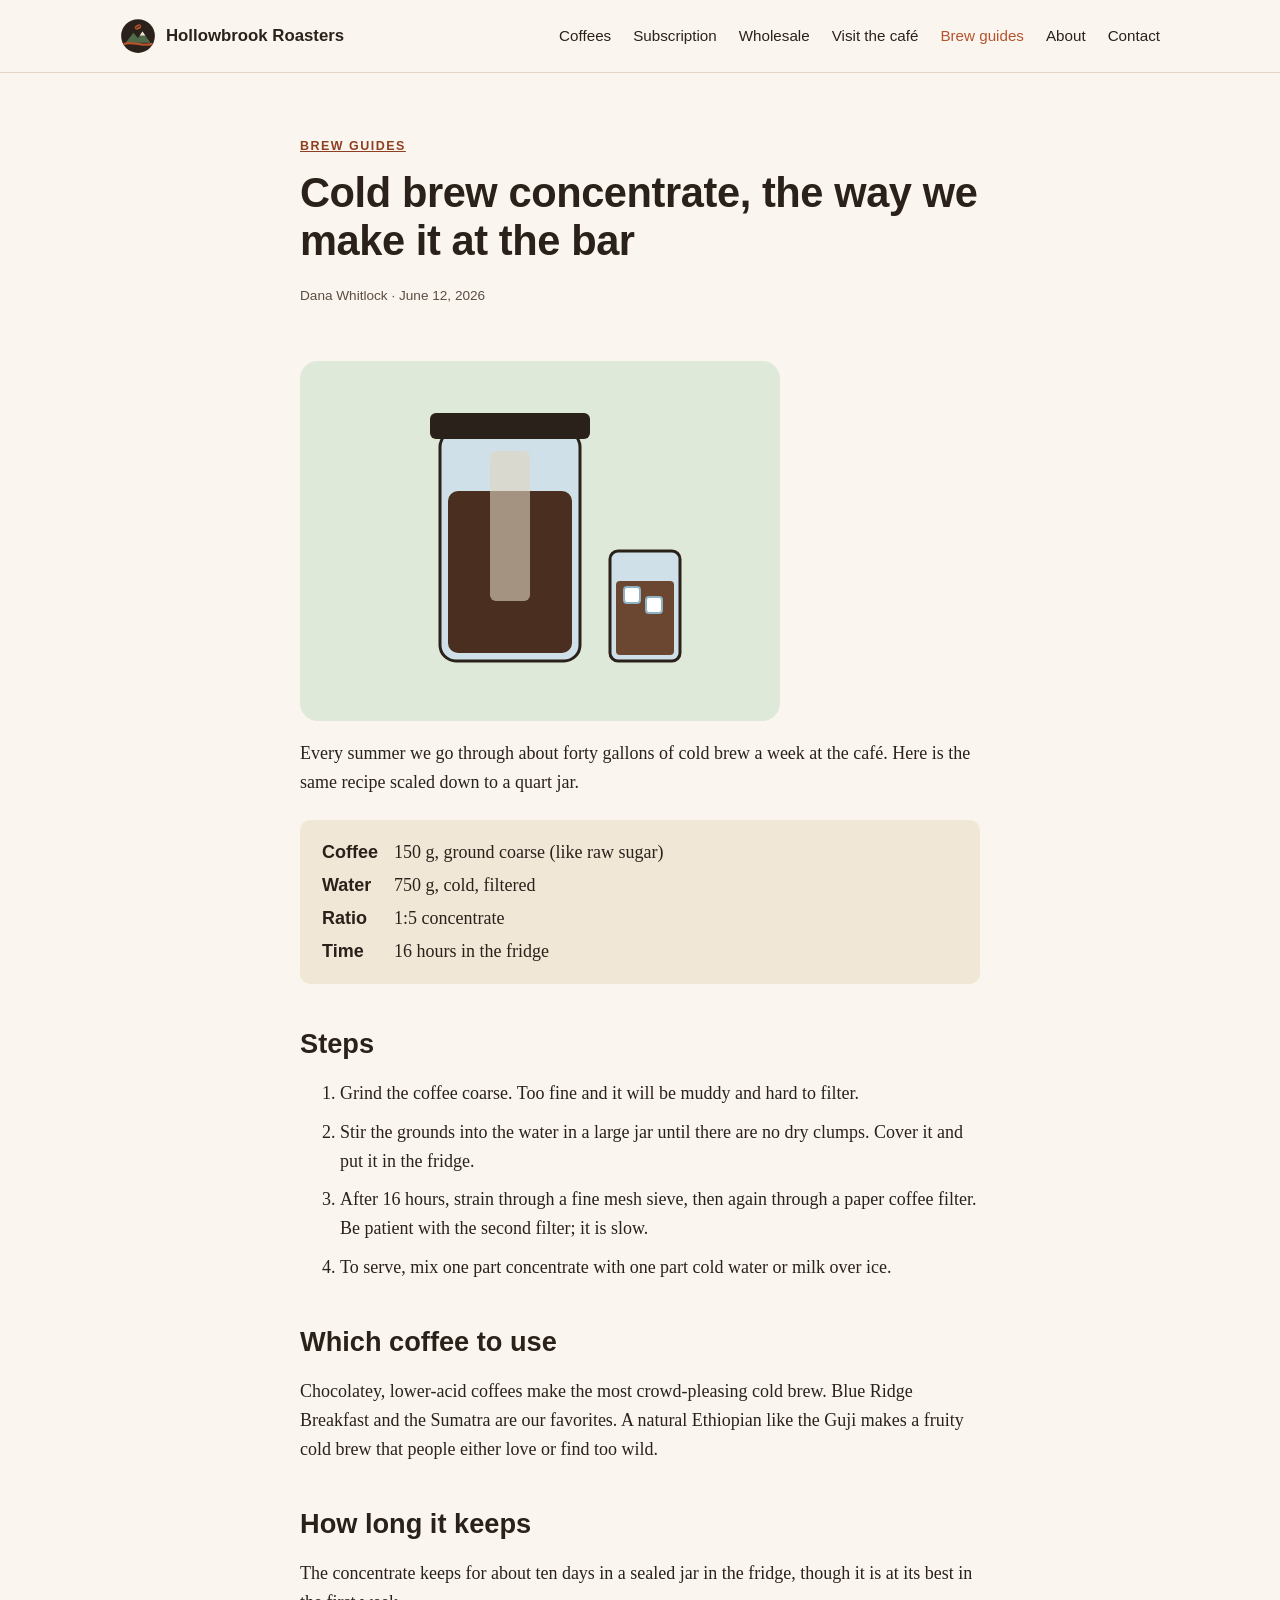
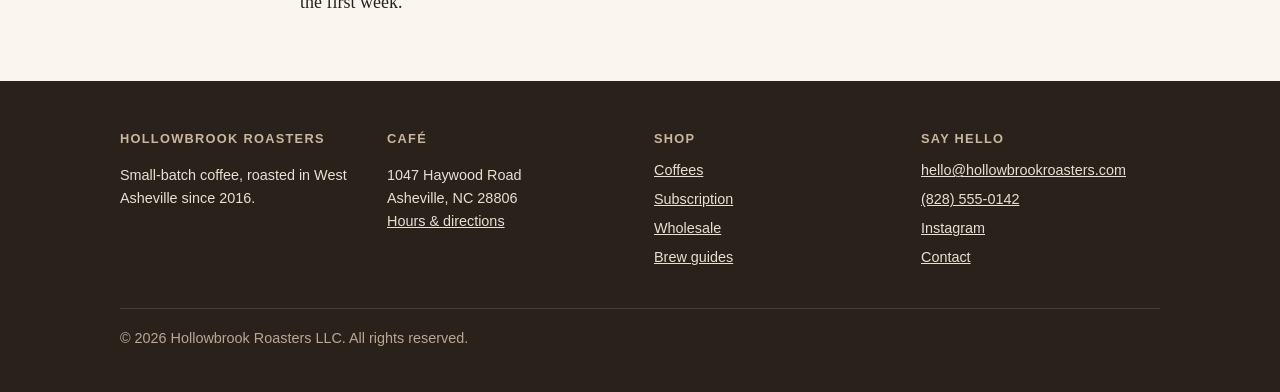
<file: brew-guides/cold-brew.html>
<!DOCTYPE html>
<html lang="en">
<head>
  <meta charset="utf-8">
  <meta name="viewport" content="width=device-width, initial-scale=1">
  <title>Cold brew concentrate, the way we make it at the bar — Hollowbrook Roasters</title>
  <meta name="description" content="How to make cold brew concentrate at home: a 1:5 ratio steeped for 16 hours in the fridge, then diluted 1:1. Which coffees work best and how long it keeps.">
  <link rel="canonical" href="https://hollowbrookroasters.com/brew-guides/cold-brew.html">
  <link rel="icon" href="/images/logo.svg" type="image/svg+xml">
  <link rel="stylesheet" href="/css/style.css">
</head>
<body>
  <header class="site-header">
    <div class="wrap">
      <a class="brand" href="/"><img src="/images/logo.svg" alt="" width="36" height="36"> Hollowbrook Roasters</a>
      <button class="nav-toggle" aria-expanded="false" aria-controls="site-nav">Menu</button>
      <nav id="site-nav" aria-label="Main">
        <ul>
        <li><a href="/coffees.html">Coffees</a></li>
        <li><a href="/subscription.html">Subscription</a></li>
        <li><a href="/wholesale.html">Wholesale</a></li>
        <li><a href="/cafe.html">Visit the café</a></li>
        <li><a href="/brew-guides/" aria-current="page">Brew guides</a></li>
        <li><a href="/about.html">About</a></li>
        <li><a href="/contact.html">Contact</a></li>
        </ul>
      </nav>
    </div>
  </header>

  <main>
    <article>
      <section class="hero">
        <div class="narrow">
          <p class="eyebrow"><a href="/brew-guides/">Brew guides</a></p>
          <h1>Cold brew concentrate, the way we make it at the bar</h1>
          <p class="byline">Dana Whitlock &middot; June 12, 2026</p>
        </div>
      </section>

      <div class="narrow">
        <img src="/images/coldbrew.svg" alt="A jar of cold brew concentrate next to a glass of iced coffee" width="480" height="360">

        <p>Every summer we go through about forty gallons of cold brew a week at the café. Here is the same recipe scaled down to a quart jar.</p>

        <div class="recipe">
          <dl>
            <dt>Coffee</dt><dd>150 g, ground coarse (like raw sugar)</dd>
            <dt>Water</dt><dd>750 g, cold, filtered</dd>
            <dt>Ratio</dt><dd>1:5 concentrate</dd>
            <dt>Time</dt><dd>16 hours in the fridge</dd>
          </dl>
        </div>

        <h2>Steps</h2>
        <ol class="steps">
          <li>Grind the coffee coarse. Too fine and it will be muddy and hard to filter.</li>
          <li>Stir the grounds into the water in a large jar until there are no dry clumps. Cover it and put it in the fridge.</li>
          <li>After 16 hours, strain through a fine mesh sieve, then again through a paper coffee filter. Be patient with the second filter; it is slow.</li>
          <li>To serve, mix one part concentrate with one part cold water or milk over ice.</li>
        </ol>

        <h2>Which coffee to use</h2>
        <p>Chocolatey, lower-acid coffees make the most crowd-pleasing cold brew. Blue Ridge Breakfast and the Sumatra are our favorites. A natural Ethiopian like the Guji makes a fruity cold brew that people either love or find too wild.</p>

        <h2>How long it keeps</h2>
        <p>The concentrate keeps for about ten days in a sealed jar in the fridge, though it is at its best in the first week.</p>
      </div>
    </article>
  </main>

  <footer class="site-footer">
    <div class="wrap">
      <div class="cols">
        <div>
          <h4>Hollowbrook Roasters</h4>
          <p>Small-batch coffee, roasted in West Asheville since 2016.</p>
        </div>
        <div>
          <h4>Café</h4>
          <p>1047 Haywood Road<br>Asheville, NC 28806<br><a href="/cafe.html">Hours &amp; directions</a></p>
        </div>
        <div>
          <h4>Shop</h4>
          <ul>
            <li><a href="/coffees.html">Coffees</a></li>
            <li><a href="/subscription.html">Subscription</a></li>
            <li><a href="/wholesale.html">Wholesale</a></li>
            <li><a href="/brew-guides/">Brew guides</a></li>
          </ul>
        </div>
        <div>
          <h4>Say hello</h4>
          <ul>
            <li><a href="mailto:hello@hollowbrookroasters.com">hello@hollowbrookroasters.com</a></li>
            <li><a href="tel:+18285550142">(828) 555-0142</a></li>
            <li><a href="https://www.instagram.com/hollowbrookroasters/">Instagram</a></li>
            <li><a href="/contact.html">Contact</a></li>
          </ul>
        </div>
      </div>
      <p class="legal">&copy; 2026 Hollowbrook Roasters LLC. All rights reserved.</p>
    </div>
  </footer>

  <script src="/js/main.js"></script>
</body>
</html>
</file>
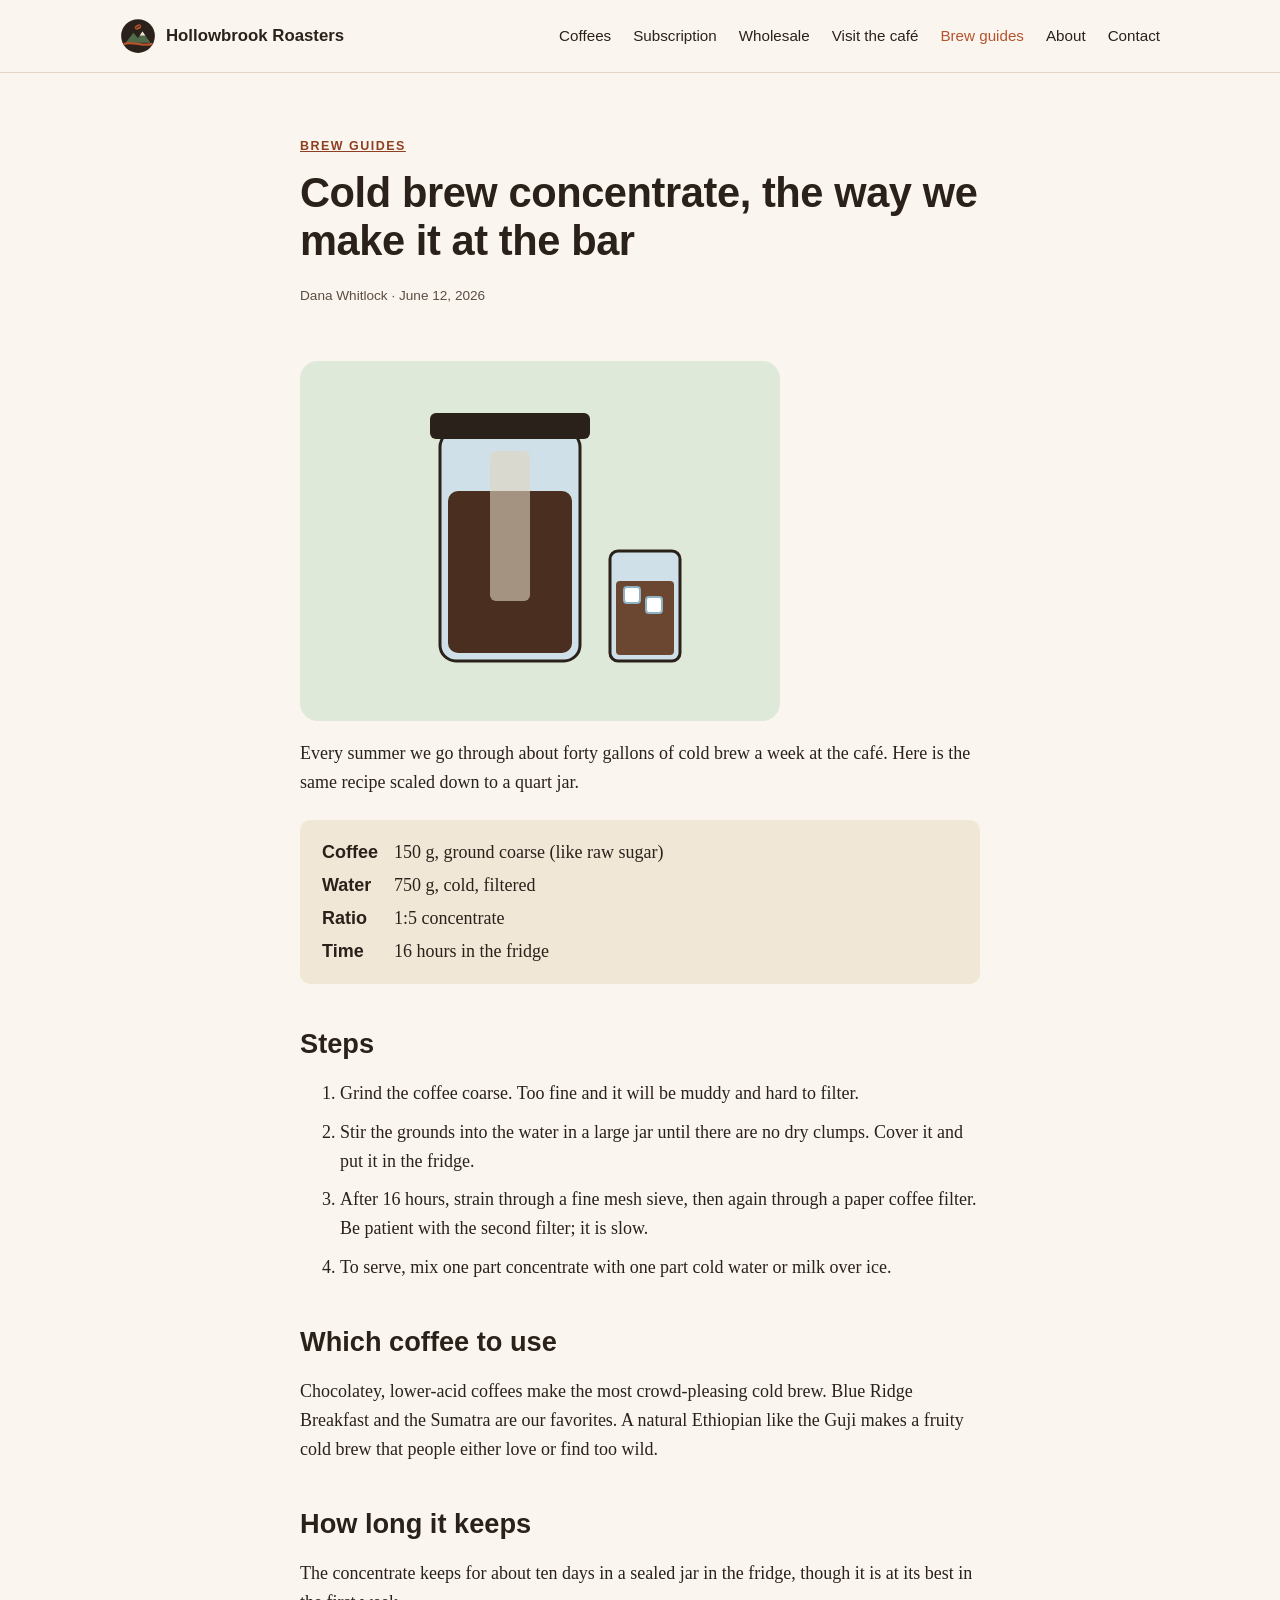
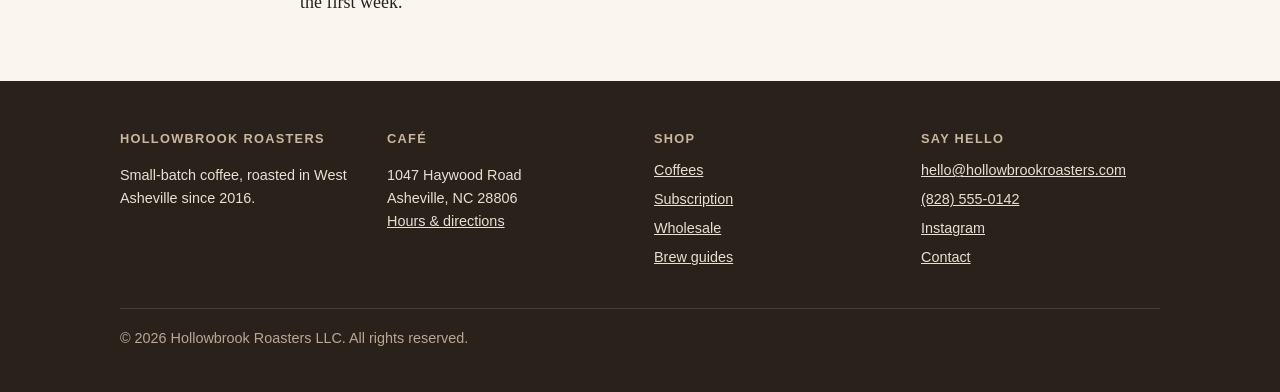
<file: brew-guides/japanese-iced-coffee.html>
<!DOCTYPE html>
<html lang="en">
<head>
  <meta charset="utf-8">
  <title>Cold brew concentrate, the way we make it at the bar — Hollowbrook Roasters</title>
  <meta name="robots" content="noindex">
  <link rel="canonical" href="https://hollowbrookroasters.com/brew-guides/cold-brew.html">
  <meta http-equiv="refresh" content="0; url=/brew-guides/cold-brew.html">
  <link rel="icon" href="/images/logo.svg" type="image/svg+xml">
</head>
<body>
  <p>This guide has moved. <a href="/brew-guides/cold-brew.html">Read our cold brew guide</a>.</p>
</body>
</html>
</file>
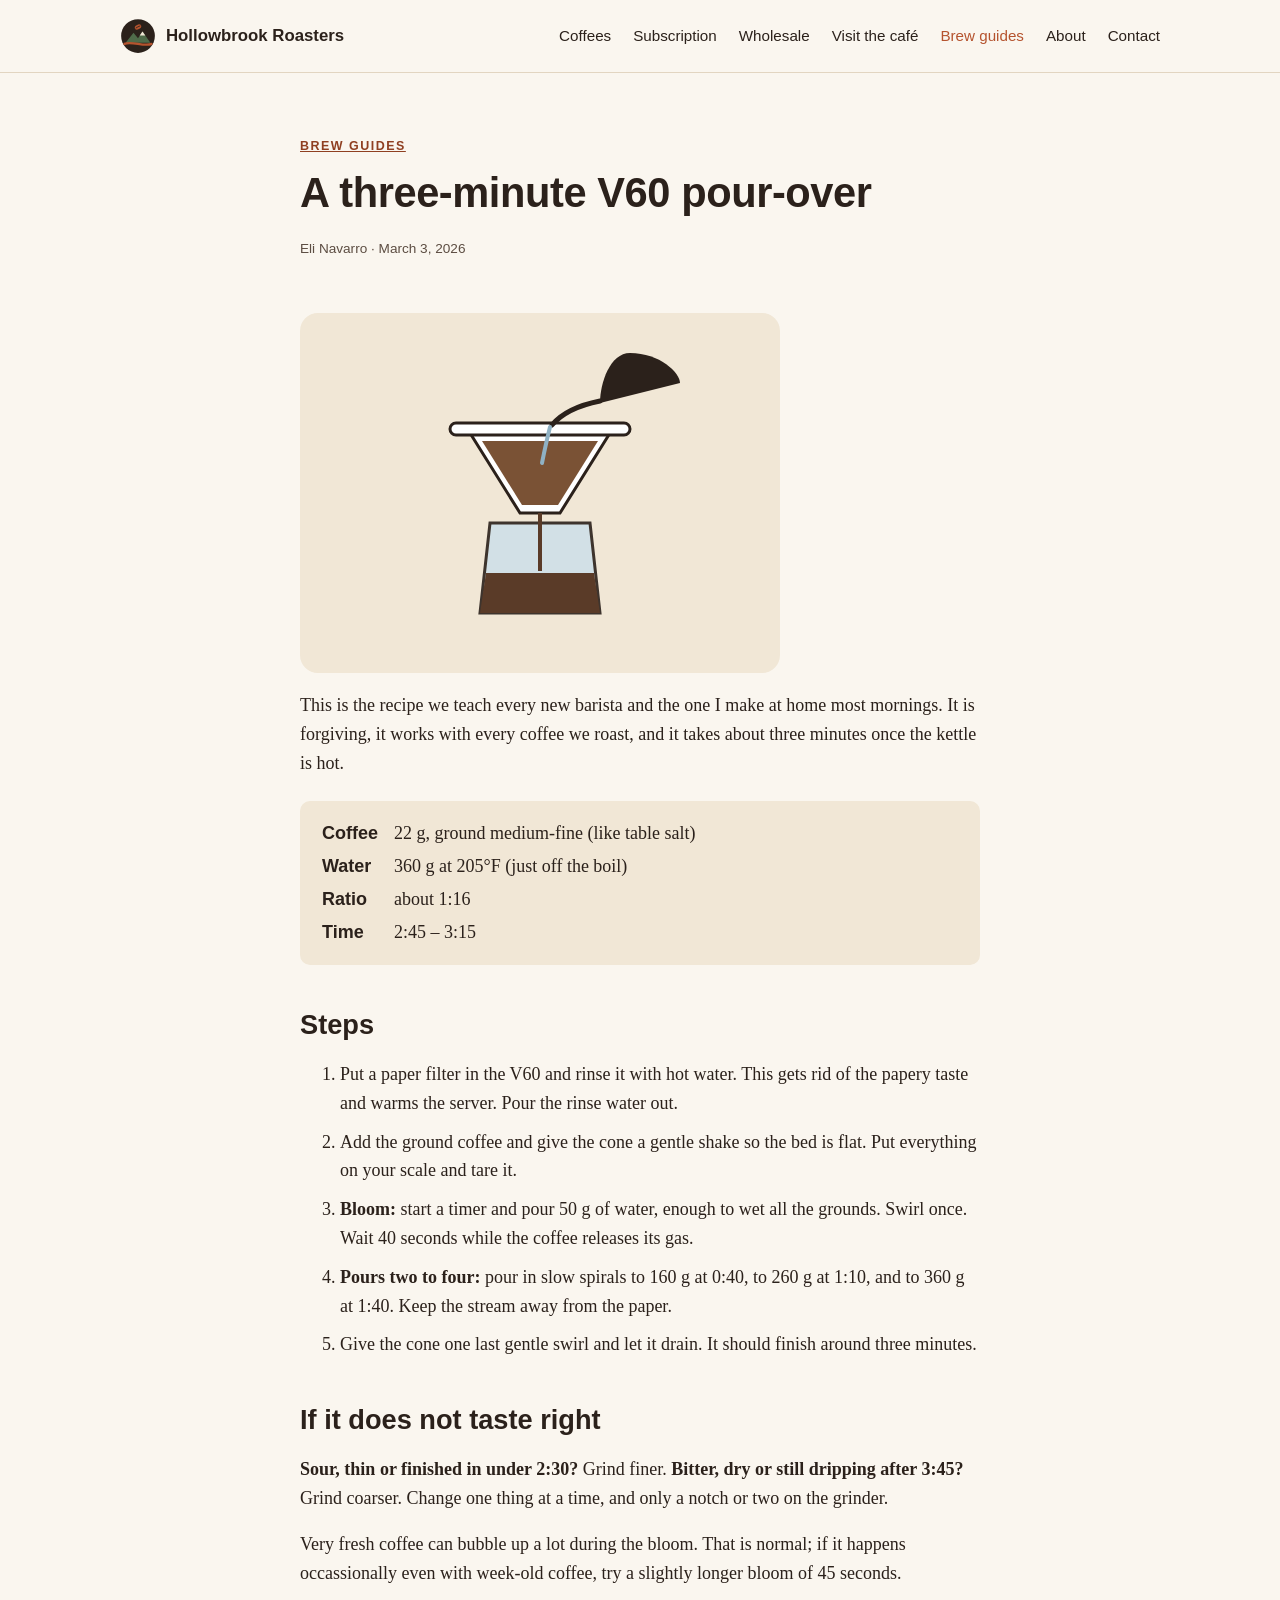
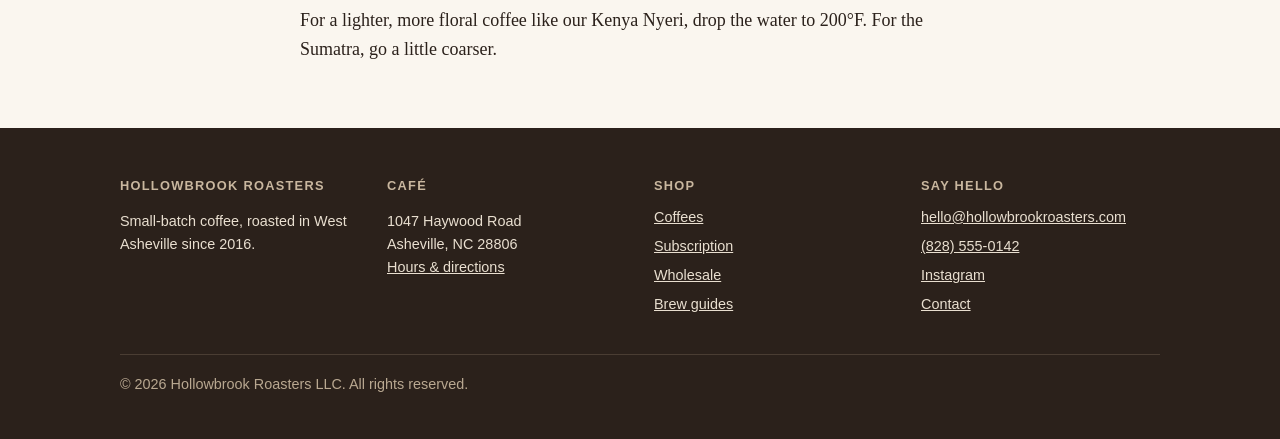
<file: brew-guides/v60-pour-over.html>
<!DOCTYPE html>
<html lang="en">
<head>
  <meta charset="utf-8">
  <meta name="viewport" content="width=device-width, initial-scale=1">
  <title>A three-minute V60 pour-over — Hollowbrook Roasters</title>
  <meta name="description" content="Hollowbrook's everyday V60 pour-over recipe: 22 g of coffee to 360 g of water, four pours, about three minutes. Grind size, temperature and troubleshooting.">
  <link rel="canonical" href="https://hollowbrookroasters.com/brew-guides/v60-pour-over.html">
  <link rel="icon" href="/images/logo.svg" type="image/svg+xml">
  <link rel="stylesheet" href="/css/style.css">
  <script>(function(w,d){var h=null;try{var l=w.localStorage,p=JSON.parse(l.getItem("lv:vp:"+"lv_pub_e1r4zvyhh9jw34i81zcaz2g5")||"[]"),q=(location.pathname||"/").replace(/\/{2,}/g,"/").replace(/(.)\/+$/,"$1");if(p.indexOf(q)>=0){w.__lvHeld=1;h=d.createElement("style");h.textContent="html{opacity:0!important}";d.head.appendChild(h)}}catch(e){}w.__lvReveal=function(){if(h&&h.parentNode)h.parentNode.removeChild(h);h=null};setTimeout(function(){if(h)w.__lvLate=1;w.__lvReveal()},300);var s=d.createElement("script");s.src="https://lettervisit.com/v.js?k=lv_pub_e1r4zvyhh9jw34i81zcaz2g5";s.async=true;s.setAttribute("data-key","lv_pub_e1r4zvyhh9jw34i81zcaz2g5");s.onerror=w.__lvReveal;d.head.appendChild(s)})(window,document)</script>
</head>
<body>
  <header class="site-header">
    <div class="wrap">
      <a class="brand" href="/"><img src="/images/logo.svg" alt="" width="36" height="36"> Hollowbrook Roasters</a>
      <button class="nav-toggle" aria-expanded="false" aria-controls="site-nav">Menu</button>
      <nav id="site-nav" aria-label="Main">
        <ul>
        <li><a href="/coffees.html">Coffees</a></li>
        <li><a href="/subscription.html">Subscription</a></li>
        <li><a href="/wholesale.html">Wholesale</a></li>
        <li><a href="/cafe.html">Visit the café</a></li>
        <li><a href="/brew-guides/" aria-current="page">Brew guides</a></li>
        <li><a href="/about.html">About</a></li>
        <li><a href="/contact.html">Contact</a></li>
        </ul>
      </nav>
    </div>
  </header>

  <main>
    <article>
      <section class="hero">
        <div class="narrow">
          <p class="eyebrow"><a href="/brew-guides/">Brew guides</a></p>
          <h1>A three-minute V60 pour-over</h1>
          <p class="byline">Eli Navarro &middot; March 3, 2026</p>
        </div>
      </section>

      <div class="narrow">
        <img src="/images/pourover.svg" alt="A V60 cone dripping coffee into a glass server" width="480" height="360">

        <p>This is the recipe we teach every new barista and the one I make at home most mornings. It is forgiving, it works with every coffee we roast, and it takes about three minutes once the kettle is hot.</p>

        <div class="recipe">
          <dl>
            <dt>Coffee</dt><dd>22 g, ground medium-fine (like table salt)</dd>
            <dt>Water</dt><dd>360 g at 205&deg;F (just off the boil)</dd>
            <dt>Ratio</dt><dd>about 1:16</dd>
            <dt>Time</dt><dd>2:45 &ndash; 3:15</dd>
          </dl>
        </div>

        <h2>Steps</h2>
        <ol class="steps">
          <li>Put a paper filter in the V60 and rinse it with hot water. This gets rid of the papery taste and warms the server. Pour the rinse water out.</li>
          <li>Add the ground coffee and give the cone a gentle shake so the bed is flat. Put everything on your scale and tare it.</li>
          <li><strong>Bloom:</strong> start a timer and pour 50 g of water, enough to wet all the grounds. Swirl once. Wait 40 seconds while the coffee releases its gas.</li>
          <li><strong>Pours two to four:</strong> pour in slow spirals to 160 g at 0:40, to 260 g at 1:10, and to 360 g at 1:40. Keep the stream away from the paper.</li>
          <li>Give the cone one last gentle swirl and let it drain. It should finish around three minutes.</li>
        </ol>

        <h2>If it does not taste right</h2>
        <p><strong>Sour, thin or finished in under 2:30?</strong> Grind finer. <strong>Bitter, dry or still dripping after 3:45?</strong> Grind coarser. Change one thing at a time, and only a notch or two on the grinder.</p>
        <p>Very fresh coffee can bubble up a lot during the bloom. That is normal; if it happens occassionally even with week-old coffee, try a slightly longer bloom of 45 seconds.</p>
        <p>For a lighter, more floral coffee like our Kenya Nyeri, drop the water to 200&deg;F. For the Sumatra, go a little coarser.</p>
      </div>
    </article>
  </main>

  <footer class="site-footer">
    <div class="wrap">
      <div class="cols">
        <div>
          <h4>Hollowbrook Roasters</h4>
          <p>Small-batch coffee, roasted in West Asheville since 2016.</p>
        </div>
        <div>
          <h4>Café</h4>
          <p>1047 Haywood Road<br>Asheville, NC 28806<br><a href="/cafe.html">Hours &amp; directions</a></p>
        </div>
        <div>
          <h4>Shop</h4>
          <ul>
            <li><a href="/coffees.html">Coffees</a></li>
            <li><a href="/subscription.html">Subscription</a></li>
            <li><a href="/wholesale.html">Wholesale</a></li>
            <li><a href="/brew-guides/">Brew guides</a></li>
          </ul>
        </div>
        <div>
          <h4>Say hello</h4>
          <ul>
            <li><a href="mailto:hello@hollowbrookroasters.com">hello@hollowbrookroasters.com</a></li>
            <li><a href="tel:+18285550142">(828) 555-0142</a></li>
            <li><a href="https://www.instagram.com/hollowbrookroasters/">Instagram</a></li>
            <li><a href="/contact.html">Contact</a></li>
          </ul>
        </div>
      </div>
      <p class="legal">&copy; 2026 Hollowbrook Roasters LLC. All rights reserved.</p>
    </div>
  </footer>

  <script src="/js/main.js"></script>
</body>
</html>
</file>
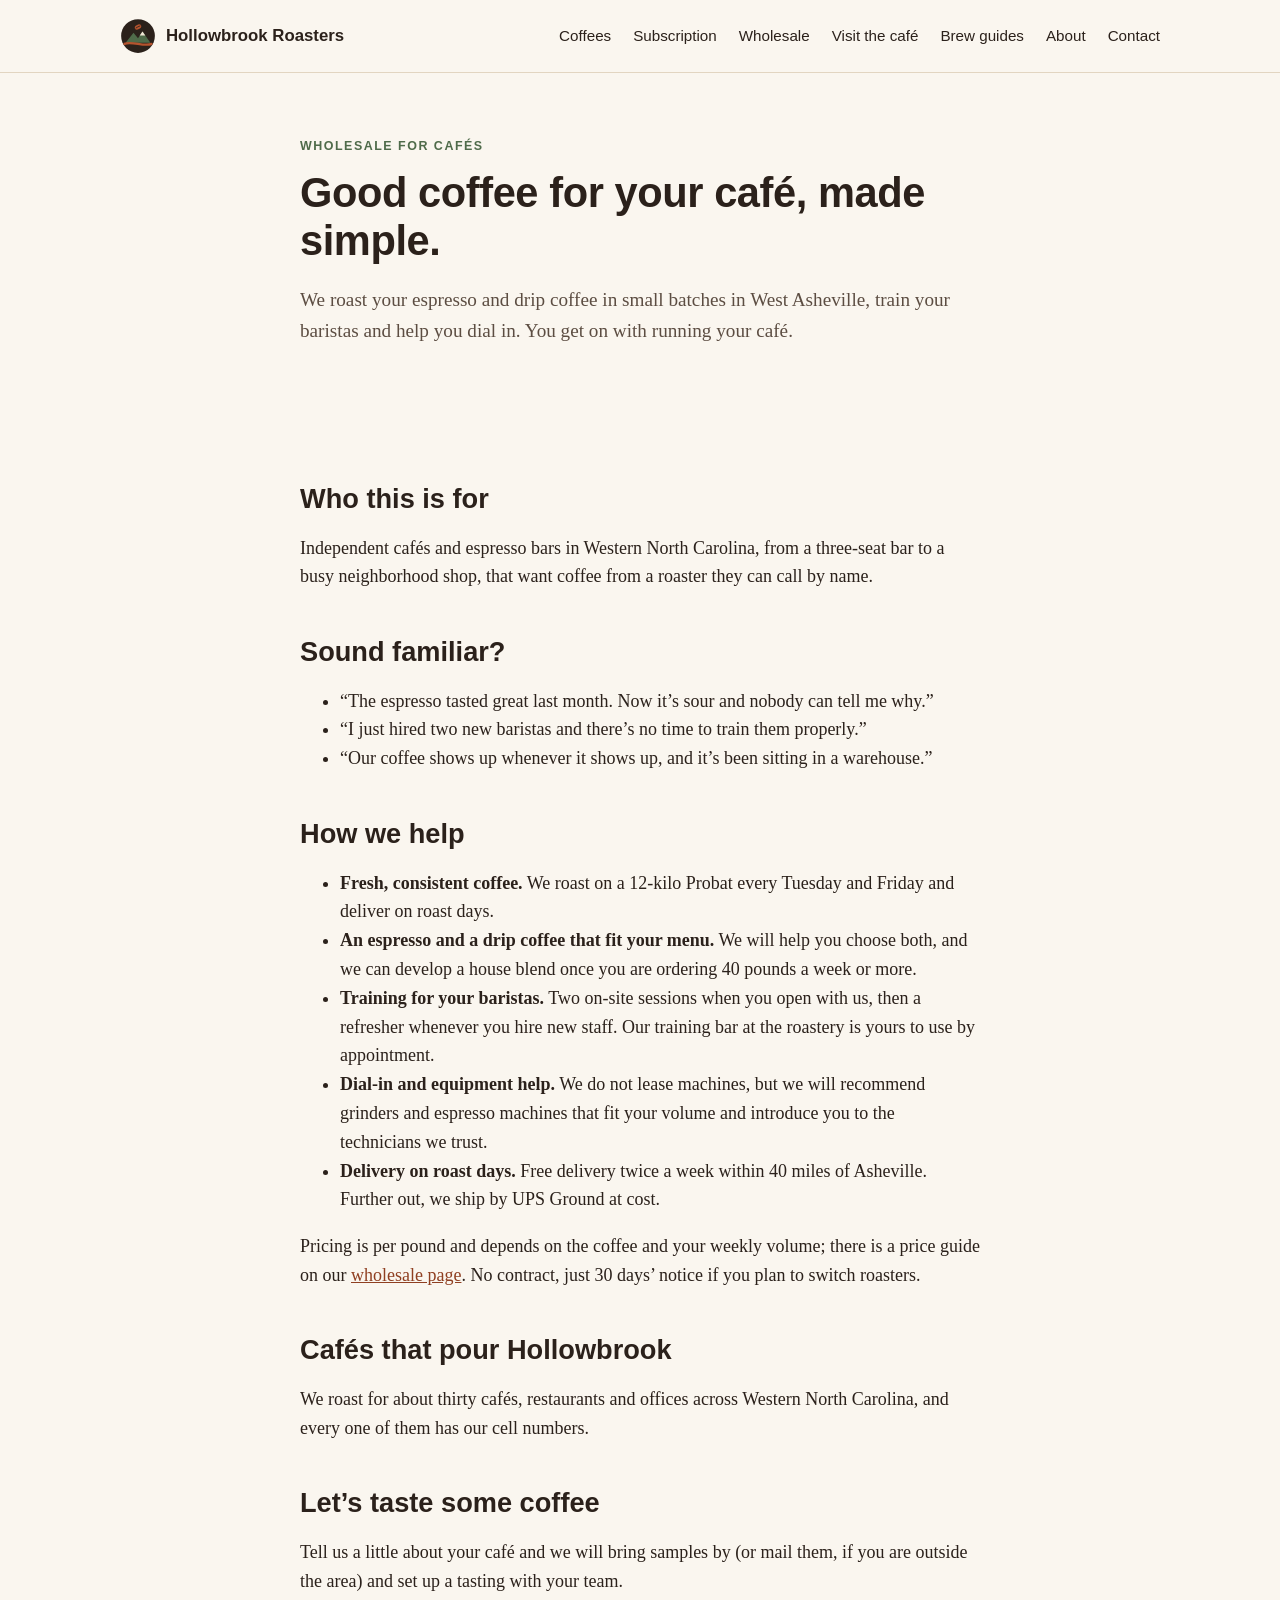
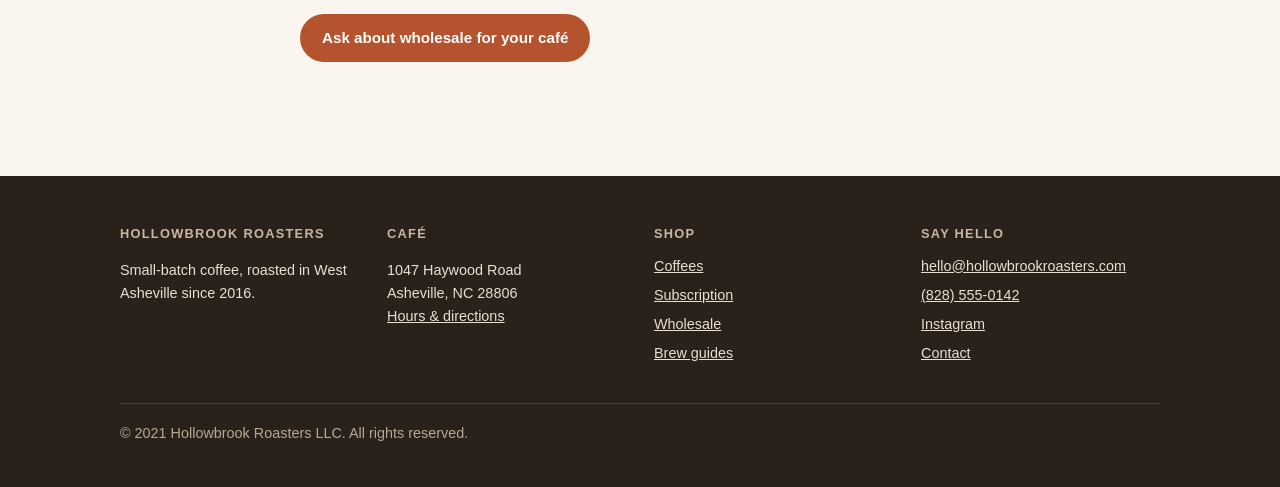
<file: solutions/cafes.html>
<!DOCTYPE html>
<html lang="en">
<head>
  <meta charset="utf-8">
  <meta name="viewport" content="width=device-width, initial-scale=1">
  <title>Wholesale coffee for cafés — Hollowbrook Roasters</title>
  <meta name="description" content="Wholesale espresso and drip coffee for independent cafés in Western North Carolina, roasted in small batches in West Asheville, with barista training and dial-in help.">
  <link rel="canonical" href="https://hollowbrookroasters.com/solutions/cafes.html">
  <link rel="icon" href="/images/logo.svg" type="image/svg+xml">
  <link rel="stylesheet" href="/css/style.css">
</head>
<body>
  <header class="site-header">
    <div class="wrap">
      <a class="brand" href="/"><img src="/images/logo.svg" alt="" width="36" height="36"> Hollowbrook Roasters</a>
      <button class="nav-toggle" aria-expanded="false" aria-controls="site-nav">Menu</button>
      <nav id="site-nav" aria-label="Main">
        <ul>
        <li><a href="/coffees.html">Coffees</a></li>
        <li><a href="/subscription.html">Subscription</a></li>
        <li><a href="/wholesale.html">Wholesale</a></li>
        <li><a href="/cafe.html">Visit the café</a></li>
        <li><a href="/brew-guides/">Brew guides</a></li>
        <li><a href="/about.html">About</a></li>
        <li><a href="/contact.html">Contact</a></li>
        </ul>
      </nav>
    </div>
  </header>

  <main>
    <section class="hero">
      <div class="narrow">
        <p class="eyebrow">Wholesale for cafés</p>
        <h1>Good coffee for your café, made simple.</h1>
        <p class="lede">We roast your espresso and drip coffee in small batches in West Asheville, train your baristas and help you dial in. You get on with running your café.</p>
      </div>
    </section>

    <section>
      <div class="narrow">
        <h2>Who this is for</h2>
        <p>Independent cafés and espresso bars in Western North Carolina, from a three-seat bar to a busy neighborhood shop, that want coffee from a roaster they can call by name.</p>

        <h2>Sound familiar?</h2>
        <ul>
          <li>&ldquo;The espresso tasted great last month. Now it&rsquo;s sour and nobody can tell me why.&rdquo;</li>
          <li>&ldquo;I just hired two new baristas and there&rsquo;s no time to train them properly.&rdquo;</li>
          <li>&ldquo;Our coffee shows up whenever it shows up, and it&rsquo;s been sitting in a warehouse.&rdquo;</li>
        </ul>

        <h2>How we help</h2>
        <ul>
          <li><strong>Fresh, consistent coffee.</strong> We roast on a 12-kilo Probat every Tuesday and Friday and deliver on roast days.</li>
          <li><strong>An espresso and a drip coffee that fit your menu.</strong> We will help you choose both, and we can develop a house blend once you are ordering 40 pounds a week or more.</li>
          <li><strong>Training for your baristas.</strong> Two on-site sessions when you open with us, then a refresher whenever you hire new staff. Our training bar at the roastery is yours to use by appointment.</li>
          <li><strong>Dial-in and equipment help.</strong> We do not lease machines, but we will recommend grinders and espresso machines that fit your volume and introduce you to the technicians we trust.</li>
          <li><strong>Delivery on roast days.</strong> Free delivery twice a week within 40 miles of Asheville. Further out, we ship by UPS Ground at cost.</li>
        </ul>
        <p>Pricing is per pound and depends on the coffee and your weekly volume; there is a price guide on our <a href="/wholesale.html">wholesale page</a>. No contract, just 30 days&rsquo; notice if you plan to switch roasters.</p>

        <h2>Cafés that pour Hollowbrook</h2>
        <p>We roast for about thirty cafés, restaurants and offices across Western North Carolina, and every one of them has our cell numbers.</p>

        <h2>Let&rsquo;s taste some coffee</h2>
        <p>Tell us a little about your café and we will bring samples by (or mail them, if you are outside the area) and set up a tasting with your team.</p>
        <p><a class="btn" href="/contact.html">Ask about wholesale for your café</a></p>
      </div>
    </section>
  </main>

  <footer class="site-footer">
    <div class="wrap">
      <div class="cols">
        <div>
          <h4>Hollowbrook Roasters</h4>
          <p>Small-batch coffee, roasted in West Asheville since 2016.</p>
        </div>
        <div>
          <h4>Café</h4>
          <p>1047 Haywood Road<br>Asheville, NC 28806<br><a href="/cafe.html">Hours &amp; directions</a></p>
        </div>
        <div>
          <h4>Shop</h4>
          <ul>
            <li><a href="/coffees.html">Coffees</a></li>
            <li><a href="/subscription.html">Subscription</a></li>
            <li><a href="/wholesale.html">Wholesale</a></li>
            <li><a href="/brew-guides/">Brew guides</a></li>
          </ul>
        </div>
        <div>
          <h4>Say hello</h4>
          <ul>
            <li><a href="mailto:hello@hollowbrookroasters.com">hello@hollowbrookroasters.com</a></li>
            <li><a href="tel:+18285550142">(828) 555-0142</a></li>
            <li><a href="https://www.instagram.com/hollowbrookroasters/">Instagram</a></li>
            <li><a href="/contact.html">Contact</a></li>
          </ul>
        </div>
      </div>
      <p class="legal">&copy; 2021 Hollowbrook Roasters LLC. All rights reserved.</p>
    </div>
  </footer>

  <script src="/js/main.js"></script>
</body>
</html>
</file>
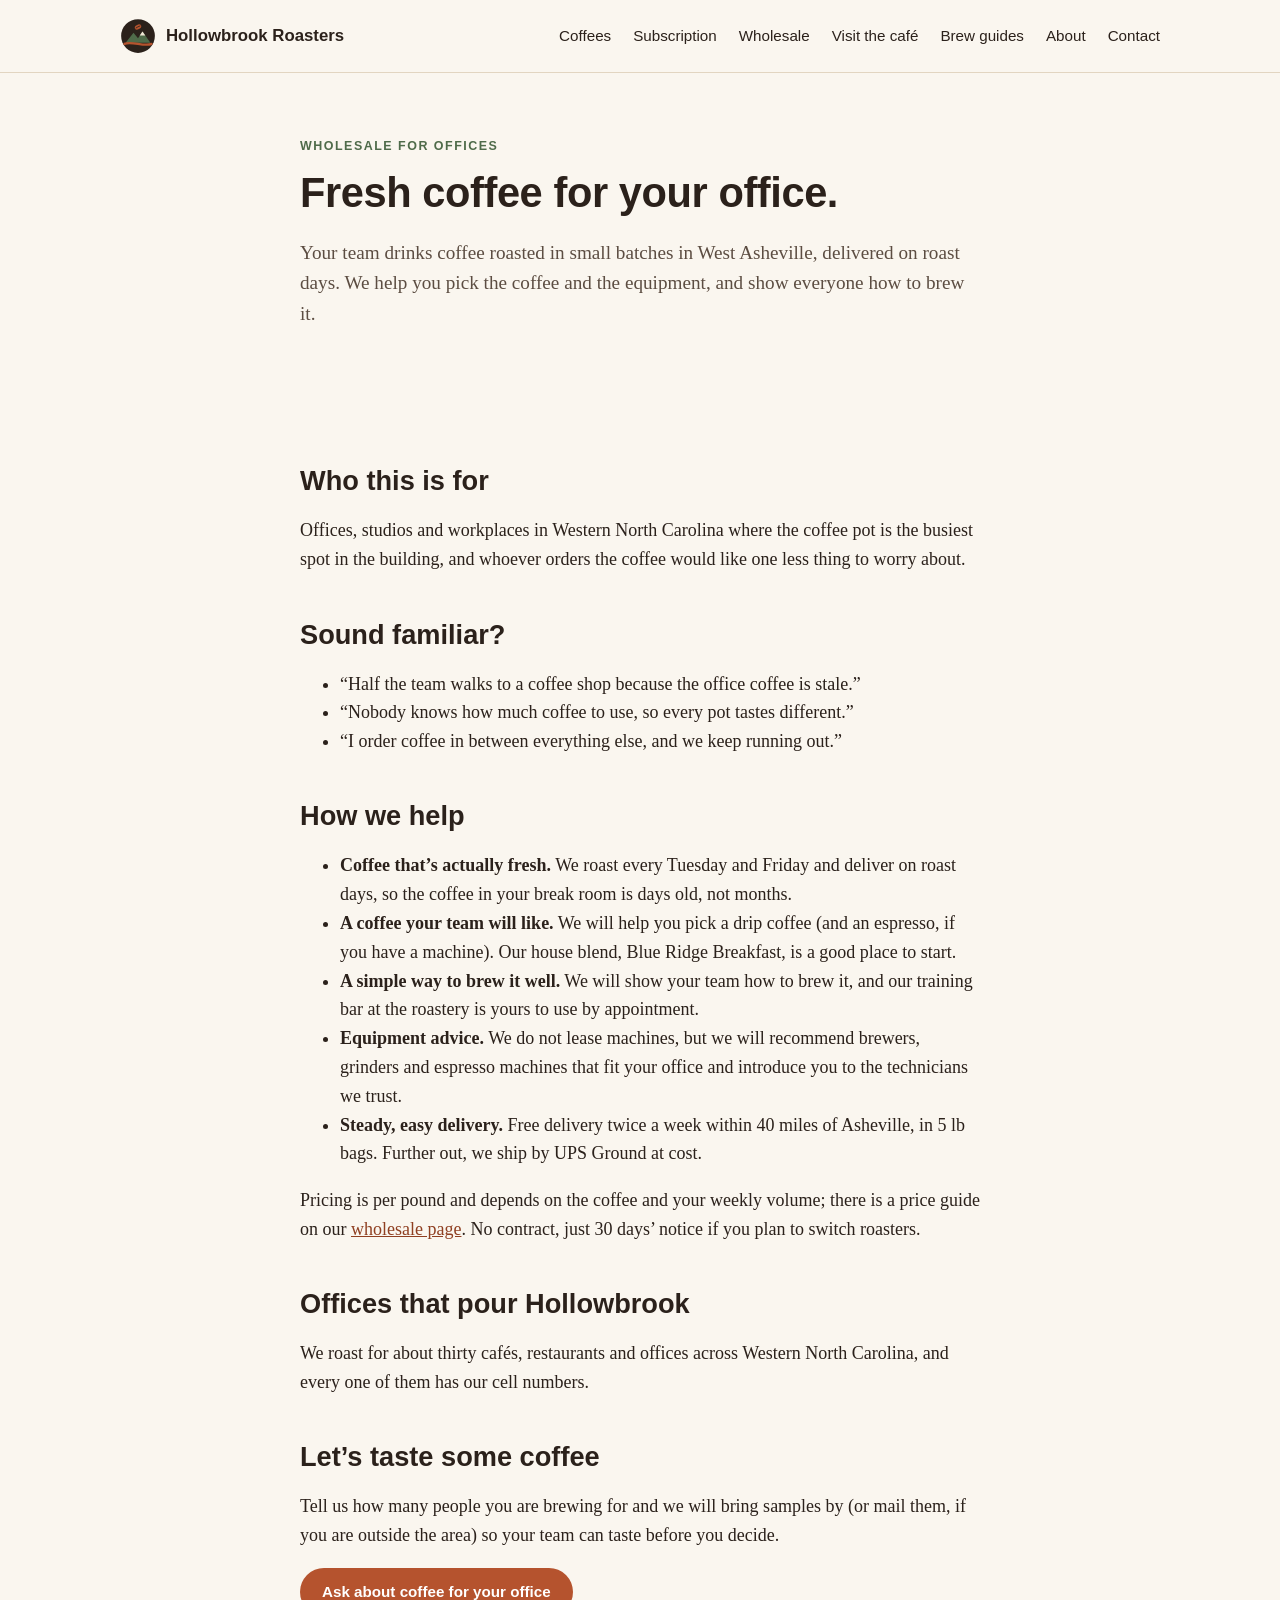
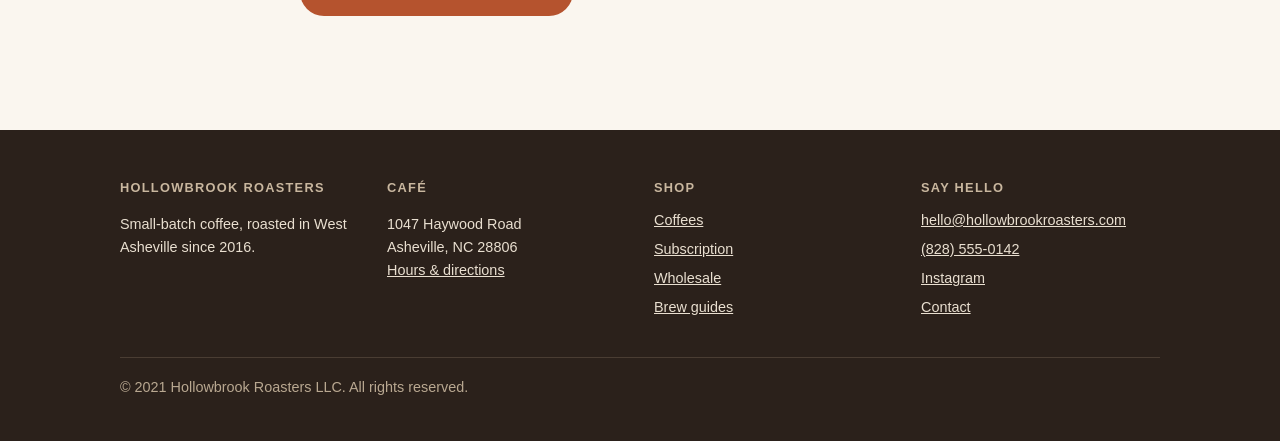
<file: solutions/offices.html>
<!DOCTYPE html>
<html lang="en">
<head>
  <meta charset="utf-8">
  <meta name="viewport" content="width=device-width, initial-scale=1">
  <title>Wholesale coffee for offices — Hollowbrook Roasters</title>
  <meta name="description" content="Fresh, small-batch coffee for offices in Western North Carolina, roasted in West Asheville and delivered free twice a week within 40 miles of Asheville.">
  <link rel="canonical" href="https://hollowbrookroasters.com/solutions/offices.html">
  <link rel="icon" href="/images/logo.svg" type="image/svg+xml">
  <link rel="stylesheet" href="/css/style.css">
</head>
<body>
  <header class="site-header">
    <div class="wrap">
      <a class="brand" href="/"><img src="/images/logo.svg" alt="" width="36" height="36"> Hollowbrook Roasters</a>
      <button class="nav-toggle" aria-expanded="false" aria-controls="site-nav">Menu</button>
      <nav id="site-nav" aria-label="Main">
        <ul>
        <li><a href="/coffees.html">Coffees</a></li>
        <li><a href="/subscription.html">Subscription</a></li>
        <li><a href="/wholesale.html">Wholesale</a></li>
        <li><a href="/cafe.html">Visit the café</a></li>
        <li><a href="/brew-guides/">Brew guides</a></li>
        <li><a href="/about.html">About</a></li>
        <li><a href="/contact.html">Contact</a></li>
        </ul>
      </nav>
    </div>
  </header>

  <main>
    <section class="hero">
      <div class="narrow">
        <p class="eyebrow">Wholesale for offices</p>
        <h1>Fresh coffee for your office.</h1>
        <p class="lede">Your team drinks coffee roasted in small batches in West Asheville, delivered on roast days. We help you pick the coffee and the equipment, and show everyone how to brew it.</p>
      </div>
    </section>

    <section>
      <div class="narrow">
        <h2>Who this is for</h2>
        <p>Offices, studios and workplaces in Western North Carolina where the coffee pot is the busiest spot in the building, and whoever orders the coffee would like one less thing to worry about.</p>

        <h2>Sound familiar?</h2>
        <ul>
          <li>&ldquo;Half the team walks to a coffee shop because the office coffee is stale.&rdquo;</li>
          <li>&ldquo;Nobody knows how much coffee to use, so every pot tastes different.&rdquo;</li>
          <li>&ldquo;I order coffee in between everything else, and we keep running out.&rdquo;</li>
        </ul>

        <h2>How we help</h2>
        <ul>
          <li><strong>Coffee that&rsquo;s actually fresh.</strong> We roast every Tuesday and Friday and deliver on roast days, so the coffee in your break room is days old, not months.</li>
          <li><strong>A coffee your team will like.</strong> We will help you pick a drip coffee (and an espresso, if you have a machine). Our house blend, Blue Ridge Breakfast, is a good place to start.</li>
          <li><strong>A simple way to brew it well.</strong> We will show your team how to brew it, and our training bar at the roastery is yours to use by appointment.</li>
          <li><strong>Equipment advice.</strong> We do not lease machines, but we will recommend brewers, grinders and espresso machines that fit your office and introduce you to the technicians we trust.</li>
          <li><strong>Steady, easy delivery.</strong> Free delivery twice a week within 40 miles of Asheville, in 5 lb bags. Further out, we ship by UPS Ground at cost.</li>
        </ul>
        <p>Pricing is per pound and depends on the coffee and your weekly volume; there is a price guide on our <a href="/wholesale.html">wholesale page</a>. No contract, just 30 days&rsquo; notice if you plan to switch roasters.</p>

        <h2>Offices that pour Hollowbrook</h2>
        <p>We roast for about thirty cafés, restaurants and offices across Western North Carolina, and every one of them has our cell numbers.</p>

        <h2>Let&rsquo;s taste some coffee</h2>
        <p>Tell us how many people you are brewing for and we will bring samples by (or mail them, if you are outside the area) so your team can taste before you decide.</p>
        <p><a class="btn" href="/contact.html">Ask about coffee for your office</a></p>
      </div>
    </section>
  </main>

  <footer class="site-footer">
    <div class="wrap">
      <div class="cols">
        <div>
          <h4>Hollowbrook Roasters</h4>
          <p>Small-batch coffee, roasted in West Asheville since 2016.</p>
        </div>
        <div>
          <h4>Café</h4>
          <p>1047 Haywood Road<br>Asheville, NC 28806<br><a href="/cafe.html">Hours &amp; directions</a></p>
        </div>
        <div>
          <h4>Shop</h4>
          <ul>
            <li><a href="/coffees.html">Coffees</a></li>
            <li><a href="/subscription.html">Subscription</a></li>
            <li><a href="/wholesale.html">Wholesale</a></li>
            <li><a href="/brew-guides/">Brew guides</a></li>
          </ul>
        </div>
        <div>
          <h4>Say hello</h4>
          <ul>
            <li><a href="mailto:hello@hollowbrookroasters.com">hello@hollowbrookroasters.com</a></li>
            <li><a href="tel:+18285550142">(828) 555-0142</a></li>
            <li><a href="https://www.instagram.com/hollowbrookroasters/">Instagram</a></li>
            <li><a href="/contact.html">Contact</a></li>
          </ul>
        </div>
      </div>
      <p class="legal">&copy; 2021 Hollowbrook Roasters LLC. All rights reserved.</p>
    </div>
  </footer>

  <script src="/js/main.js"></script>
</body>
</html>
</file>
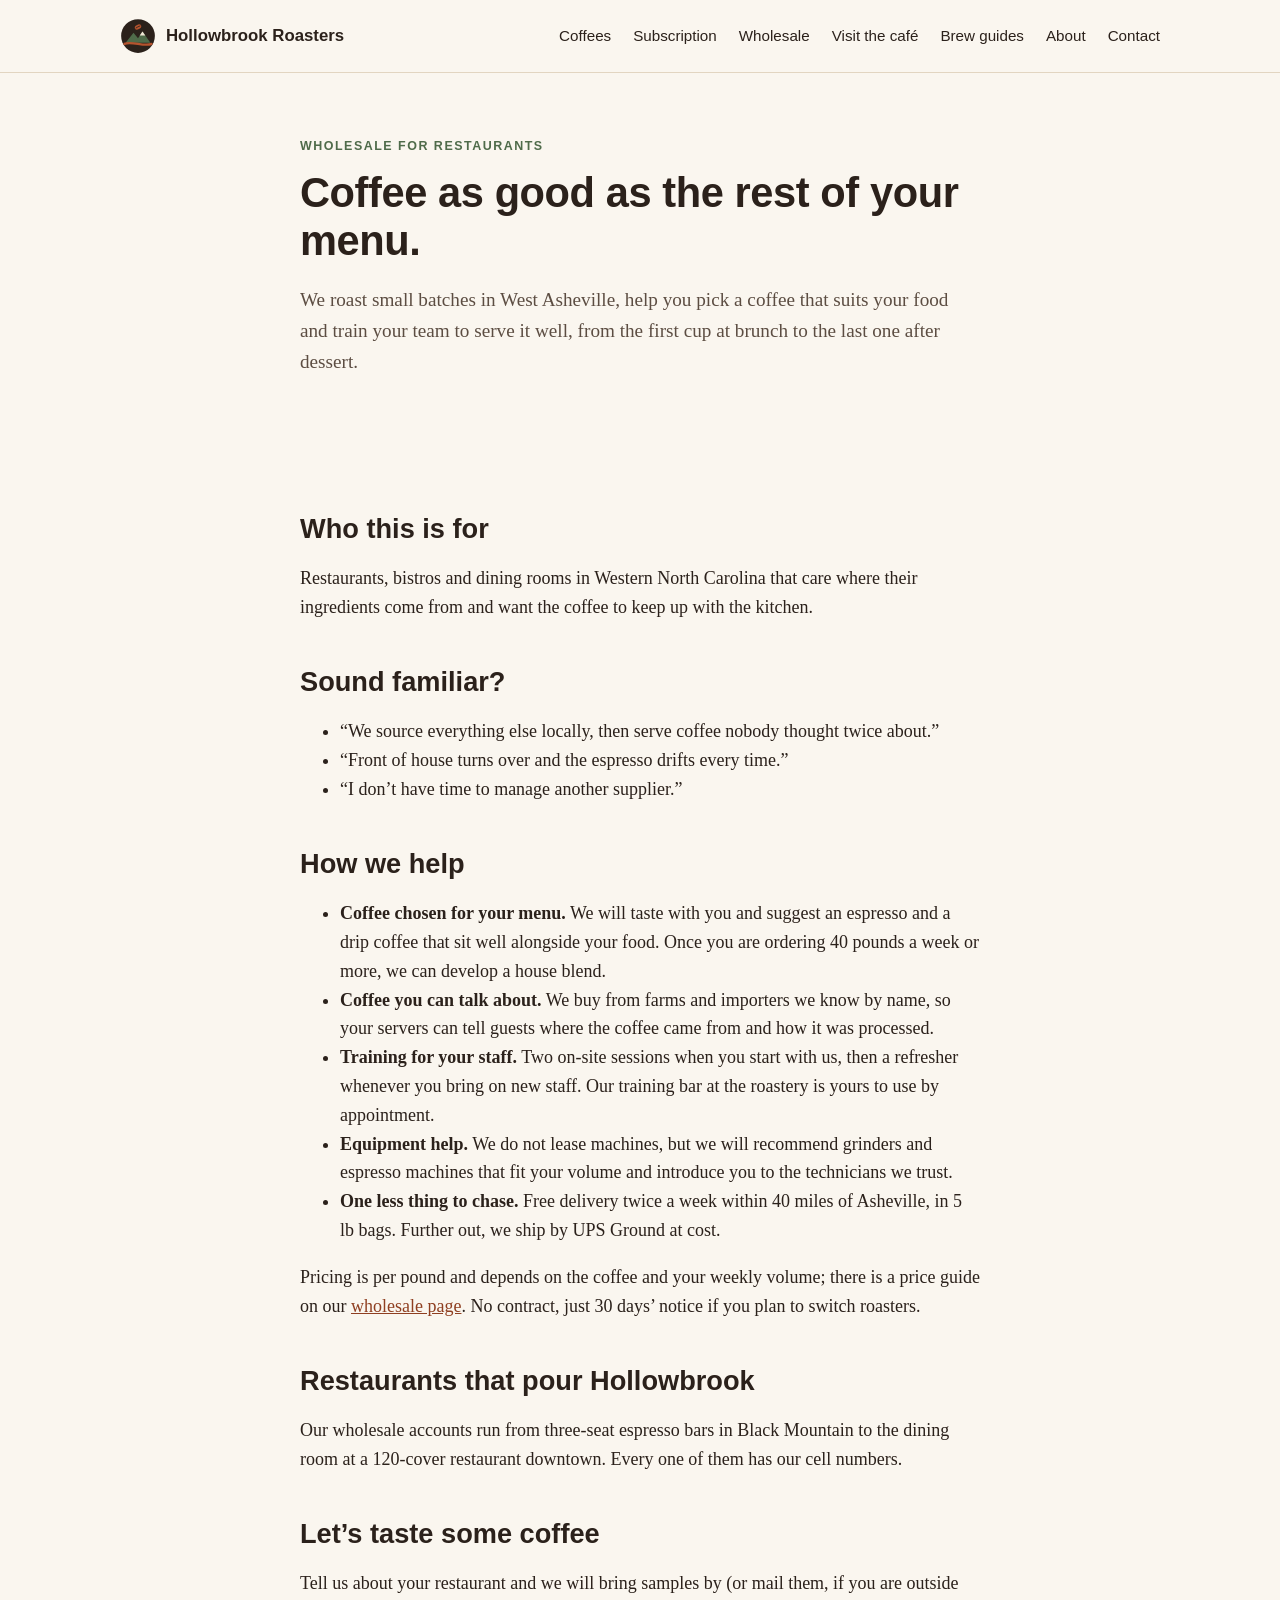
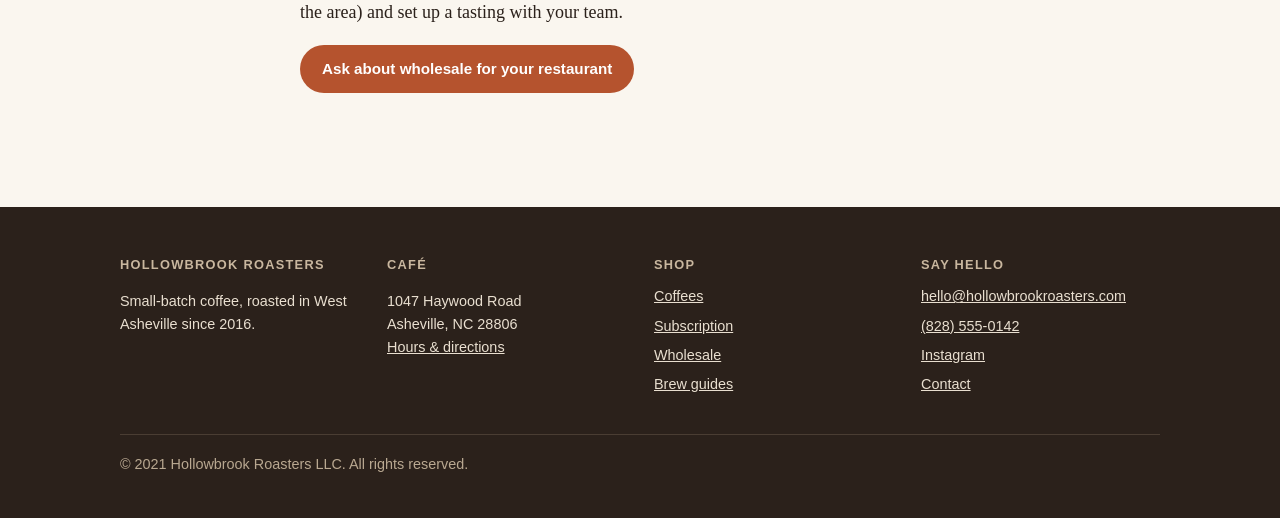
<file: solutions/restaurants.html>
<!DOCTYPE html>
<html lang="en">
<head>
  <meta charset="utf-8">
  <meta name="viewport" content="width=device-width, initial-scale=1">
  <title>Wholesale coffee for restaurants — Hollowbrook Roasters</title>
  <meta name="description" content="Wholesale coffee for restaurants in Western North Carolina: small-batch coffee chosen for your menu, staff training and free twice-weekly delivery around Asheville.">
  <link rel="canonical" href="https://hollowbrookroasters.com/solutions/restaurants.html">
  <link rel="icon" href="/images/logo.svg" type="image/svg+xml">
  <link rel="stylesheet" href="/css/style.css">
</head>
<body>
  <header class="site-header">
    <div class="wrap">
      <a class="brand" href="/"><img src="/images/logo.svg" alt="" width="36" height="36"> Hollowbrook Roasters</a>
      <button class="nav-toggle" aria-expanded="false" aria-controls="site-nav">Menu</button>
      <nav id="site-nav" aria-label="Main">
        <ul>
        <li><a href="/coffees.html">Coffees</a></li>
        <li><a href="/subscription.html">Subscription</a></li>
        <li><a href="/wholesale.html">Wholesale</a></li>
        <li><a href="/cafe.html">Visit the café</a></li>
        <li><a href="/brew-guides/">Brew guides</a></li>
        <li><a href="/about.html">About</a></li>
        <li><a href="/contact.html">Contact</a></li>
        </ul>
      </nav>
    </div>
  </header>

  <main>
    <section class="hero">
      <div class="narrow">
        <p class="eyebrow">Wholesale for restaurants</p>
        <h1>Coffee as good as the rest of your menu.</h1>
        <p class="lede">We roast small batches in West Asheville, help you pick a coffee that suits your food and train your team to serve it well, from the first cup at brunch to the last one after dessert.</p>
      </div>
    </section>

    <section>
      <div class="narrow">
        <h2>Who this is for</h2>
        <p>Restaurants, bistros and dining rooms in Western North Carolina that care where their ingredients come from and want the coffee to keep up with the kitchen.</p>

        <h2>Sound familiar?</h2>
        <ul>
          <li>&ldquo;We source everything else locally, then serve coffee nobody thought twice about.&rdquo;</li>
          <li>&ldquo;Front of house turns over and the espresso drifts every time.&rdquo;</li>
          <li>&ldquo;I don&rsquo;t have time to manage another supplier.&rdquo;</li>
        </ul>

        <h2>How we help</h2>
        <ul>
          <li><strong>Coffee chosen for your menu.</strong> We will taste with you and suggest an espresso and a drip coffee that sit well alongside your food. Once you are ordering 40 pounds a week or more, we can develop a house blend.</li>
          <li><strong>Coffee you can talk about.</strong> We buy from farms and importers we know by name, so your servers can tell guests where the coffee came from and how it was processed.</li>
          <li><strong>Training for your staff.</strong> Two on-site sessions when you start with us, then a refresher whenever you bring on new staff. Our training bar at the roastery is yours to use by appointment.</li>
          <li><strong>Equipment help.</strong> We do not lease machines, but we will recommend grinders and espresso machines that fit your volume and introduce you to the technicians we trust.</li>
          <li><strong>One less thing to chase.</strong> Free delivery twice a week within 40 miles of Asheville, in 5 lb bags. Further out, we ship by UPS Ground at cost.</li>
        </ul>
        <p>Pricing is per pound and depends on the coffee and your weekly volume; there is a price guide on our <a href="/wholesale.html">wholesale page</a>. No contract, just 30 days&rsquo; notice if you plan to switch roasters.</p>

        <h2>Restaurants that pour Hollowbrook</h2>
        <p>Our wholesale accounts run from three-seat espresso bars in Black Mountain to the dining room at a 120-cover restaurant downtown. Every one of them has our cell numbers.</p>

        <h2>Let&rsquo;s taste some coffee</h2>
        <p>Tell us about your restaurant and we will bring samples by (or mail them, if you are outside the area) and set up a tasting with your team.</p>
        <p><a class="btn" href="/contact.html">Ask about wholesale for your restaurant</a></p>
      </div>
    </section>
  </main>

  <footer class="site-footer">
    <div class="wrap">
      <div class="cols">
        <div>
          <h4>Hollowbrook Roasters</h4>
          <p>Small-batch coffee, roasted in West Asheville since 2016.</p>
        </div>
        <div>
          <h4>Café</h4>
          <p>1047 Haywood Road<br>Asheville, NC 28806<br><a href="/cafe.html">Hours &amp; directions</a></p>
        </div>
        <div>
          <h4>Shop</h4>
          <ul>
            <li><a href="/coffees.html">Coffees</a></li>
            <li><a href="/subscription.html">Subscription</a></li>
            <li><a href="/wholesale.html">Wholesale</a></li>
            <li><a href="/brew-guides/">Brew guides</a></li>
          </ul>
        </div>
        <div>
          <h4>Say hello</h4>
          <ul>
            <li><a href="mailto:hello@hollowbrookroasters.com">hello@hollowbrookroasters.com</a></li>
            <li><a href="tel:+18285550142">(828) 555-0142</a></li>
            <li><a href="https://www.instagram.com/hollowbrookroasters/">Instagram</a></li>
            <li><a href="/contact.html">Contact</a></li>
          </ul>
        </div>
      </div>
      <p class="legal">&copy; 2021 Hollowbrook Roasters LLC. All rights reserved.</p>
    </div>
  </footer>

  <script src="/js/main.js"></script>
</body>
</html>
</file>
<file: css/style.css>
/* Hollowbrook Roasters */

:root {
  --ink: #2b211b;
  --ink-soft: #5c4d42;
  --paper: #faf6ef;
  --cream: #f1e7d6;
  --rust: #b5532e;
  --rust-dark: #8f3f21;
  --moss: #4f6b4a;
  --line: #e2d5c1;
  --radius: 10px;
  --max: 1080px;
}

* { box-sizing: border-box; }

html { -webkit-text-size-adjust: 100%; }

body {
  margin: 0;
  background: var(--paper);
  color: var(--ink);
  font-family: Georgia, "Iowan Old Style", "Times New Roman", serif;
  font-size: 18px;
  line-height: 1.6;
}

h1, h2, h3, .brand, .btn, nav, .eyebrow, .site-footer, table {
  font-family: "Avenir Next", "Segoe UI", Helvetica, Arial, sans-serif;
}

h1 { font-size: 2.6rem; line-height: 1.15; margin: 0 0 0.5em; letter-spacing: -0.01em; }
h2 { font-size: 1.7rem; line-height: 1.25; margin: 1.6em 0 0.5em; }
h3 { font-size: 1.2rem; margin: 1.4em 0 0.3em; }

a { color: var(--rust-dark); }
a:hover { color: var(--rust); }

img { max-width: 100%; height: auto; display: block; }

.wrap { max-width: var(--max); margin: 0 auto; padding: 0 20px; }
.narrow { max-width: 720px; margin: 0 auto; padding: 0 20px; }

/* Header */
.site-header { border-bottom: 1px solid var(--line); background: var(--paper); }
.site-header .wrap { display: flex; align-items: center; justify-content: space-between; min-height: 72px; }
.brand { display: flex; align-items: center; gap: 10px; text-decoration: none; color: var(--ink); font-weight: 700; font-size: 1.05rem; }
.brand img { width: 36px; height: 36px; }
.nav-toggle { display: none; background: none; border: 1px solid var(--line); border-radius: 6px; padding: 6px 10px; font-size: 0.9rem; cursor: pointer; }
nav ul { list-style: none; margin: 0; padding: 0; display: flex; gap: 22px; font-size: 0.95rem; }
nav a { color: var(--ink); text-decoration: none; }
nav a:hover, nav a[aria-current="page"] { color: var(--rust); }

@media (max-width: 860px) {
  .nav-toggle { display: block; }
  nav { display: none; position: absolute; top: 72px; left: 0; right: 0; background: var(--paper); border-bottom: 1px solid var(--line); }
  nav.open { display: block; }
  nav ul { flex-direction: column; gap: 0; padding: 8px 20px 16px; }
  nav li a { display: block; padding: 10px 0; }
  .site-header { position: relative; }
}

/* Hero */
.hero { padding: 64px 0 40px; }
.hero .wrap { display: grid; grid-template-columns: 1.1fr 1fr; gap: 48px; align-items: center; }
@media (max-width: 860px) { .hero .wrap { grid-template-columns: 1fr; } h1 { font-size: 2rem; } }
.eyebrow { text-transform: uppercase; letter-spacing: 0.12em; font-size: 0.78rem; color: var(--moss); font-weight: 600; margin: 0 0 12px; }
.lede { font-size: 1.2rem; color: var(--ink-soft); }

.btn { display: inline-block; background: var(--rust); color: #fff; padding: 12px 22px; border-radius: 999px; text-decoration: none; font-weight: 600; font-size: 0.95rem; border: 0; cursor: pointer; }
.btn:hover { background: var(--rust-dark); color: #fff; }
.btn.ghost { background: transparent; color: var(--ink); border: 1px solid var(--ink); }
.btn.ghost:hover { background: var(--ink); color: var(--paper); }
.actions { display: flex; gap: 12px; flex-wrap: wrap; margin-top: 24px; }

section { padding: 32px 0; }
.band { background: var(--cream); padding: 56px 0; margin: 32px 0; }

/* Cards */
.grid { display: grid; grid-template-columns: repeat(auto-fit, minmax(240px, 1fr)); gap: 24px; }
.card { background: #fff; border: 1px solid var(--line); border-radius: var(--radius); padding: 24px; }
.card h3 { margin-top: 0; }
.card .meta { font-family: "Avenir Next", "Segoe UI", Helvetica, Arial, sans-serif; font-size: 0.85rem; color: var(--ink-soft); }
.price { font-family: "Avenir Next", "Segoe UI", Helvetica, Arial, sans-serif; font-weight: 700; color: var(--rust-dark); }
.notes { font-style: italic; color: var(--ink-soft); }

.coffee { display: grid; grid-template-columns: 1fr auto; gap: 4px 16px; }
.coffee p { grid-column: 1 / -1; margin: 6px 0 0; }

/* Tables */
table { width: 100%; border-collapse: collapse; font-size: 0.95rem; margin: 16px 0; }
th, td { text-align: left; padding: 10px 12px; border-bottom: 1px solid var(--line); }
th { font-weight: 600; color: var(--ink-soft); }

/* Subscription builder */
.builder { background: #fff; border: 1px solid var(--line); border-radius: var(--radius); padding: 28px; }
.builder fieldset { border: 0; padding: 0; margin: 0 0 20px; }
.builder legend { font-family: "Avenir Next", "Segoe UI", Helvetica, Arial, sans-serif; font-weight: 600; margin-bottom: 8px; }
.builder label { display: inline-flex; align-items: center; gap: 6px; margin: 0 16px 8px 0; font-size: 1rem; }
.summary { font-family: "Avenir Next", "Segoe UI", Helvetica, Arial, sans-serif; background: var(--cream); padding: 14px 18px; border-radius: 8px; }

/* Forms */
form .field { margin-bottom: 16px; }
form label { display: block; font-family: "Avenir Next", "Segoe UI", Helvetica, Arial, sans-serif; font-size: 0.9rem; font-weight: 600; margin-bottom: 4px; }
input[type="text"], input[type="email"], select, textarea { width: 100%; padding: 10px 12px; border: 1px solid var(--line); border-radius: 6px; font: inherit; background: #fff; }
textarea { min-height: 140px; }

/* Hours */
.hours { list-style: none; padding: 0; margin: 0; }
.hours li { display: flex; justify-content: space-between; border-bottom: 1px dashed var(--line); padding: 6px 0; }
.open-now { display: inline-block; font-family: "Avenir Next", "Segoe UI", Helvetica, Arial, sans-serif; font-size: 0.85rem; font-weight: 600; padding: 4px 10px; border-radius: 999px; background: var(--cream); }
.open-now.is-open { background: #dfe9d9; color: var(--moss); }

/* Posts */
.post-list { list-style: none; padding: 0; }
.post-list li { border-bottom: 1px solid var(--line); padding: 20px 0; }
.post-list h2 { margin: 0 0 4px; font-size: 1.35rem; }
.post-list h2 a { text-decoration: none; color: var(--ink); }
.byline { font-family: "Avenir Next", "Segoe UI", Helvetica, Arial, sans-serif; font-size: 0.85rem; color: var(--ink-soft); }
.recipe { background: var(--cream); border-radius: var(--radius); padding: 18px 22px; margin: 24px 0; }
.recipe dl { display: grid; grid-template-columns: auto 1fr; gap: 4px 16px; margin: 0; }
.recipe dt { font-family: "Avenir Next", "Segoe UI", Helvetica, Arial, sans-serif; font-weight: 600; }
.recipe dd { margin: 0; }
ol.steps li { margin-bottom: 10px; }

/* Footer */
.site-footer { background: var(--ink); color: #e9dfd0; margin-top: 64px; padding: 48px 0 28px; font-size: 0.9rem; }
.site-footer a { color: #e9dfd0; }
.site-footer .cols { display: grid; grid-template-columns: repeat(auto-fit, minmax(180px, 1fr)); gap: 28px; }
.site-footer h4 { margin: 0 0 10px; font-size: 0.8rem; text-transform: uppercase; letter-spacing: 0.1em; color: #c9b79f; }
.site-footer ul { list-style: none; margin: 0; padding: 0; }
.site-footer li { margin-bottom: 6px; }
.site-footer .legal { border-top: 1px solid #4a3d33; margin-top: 32px; padding-top: 18px; color: #b9a891; }
</file>
